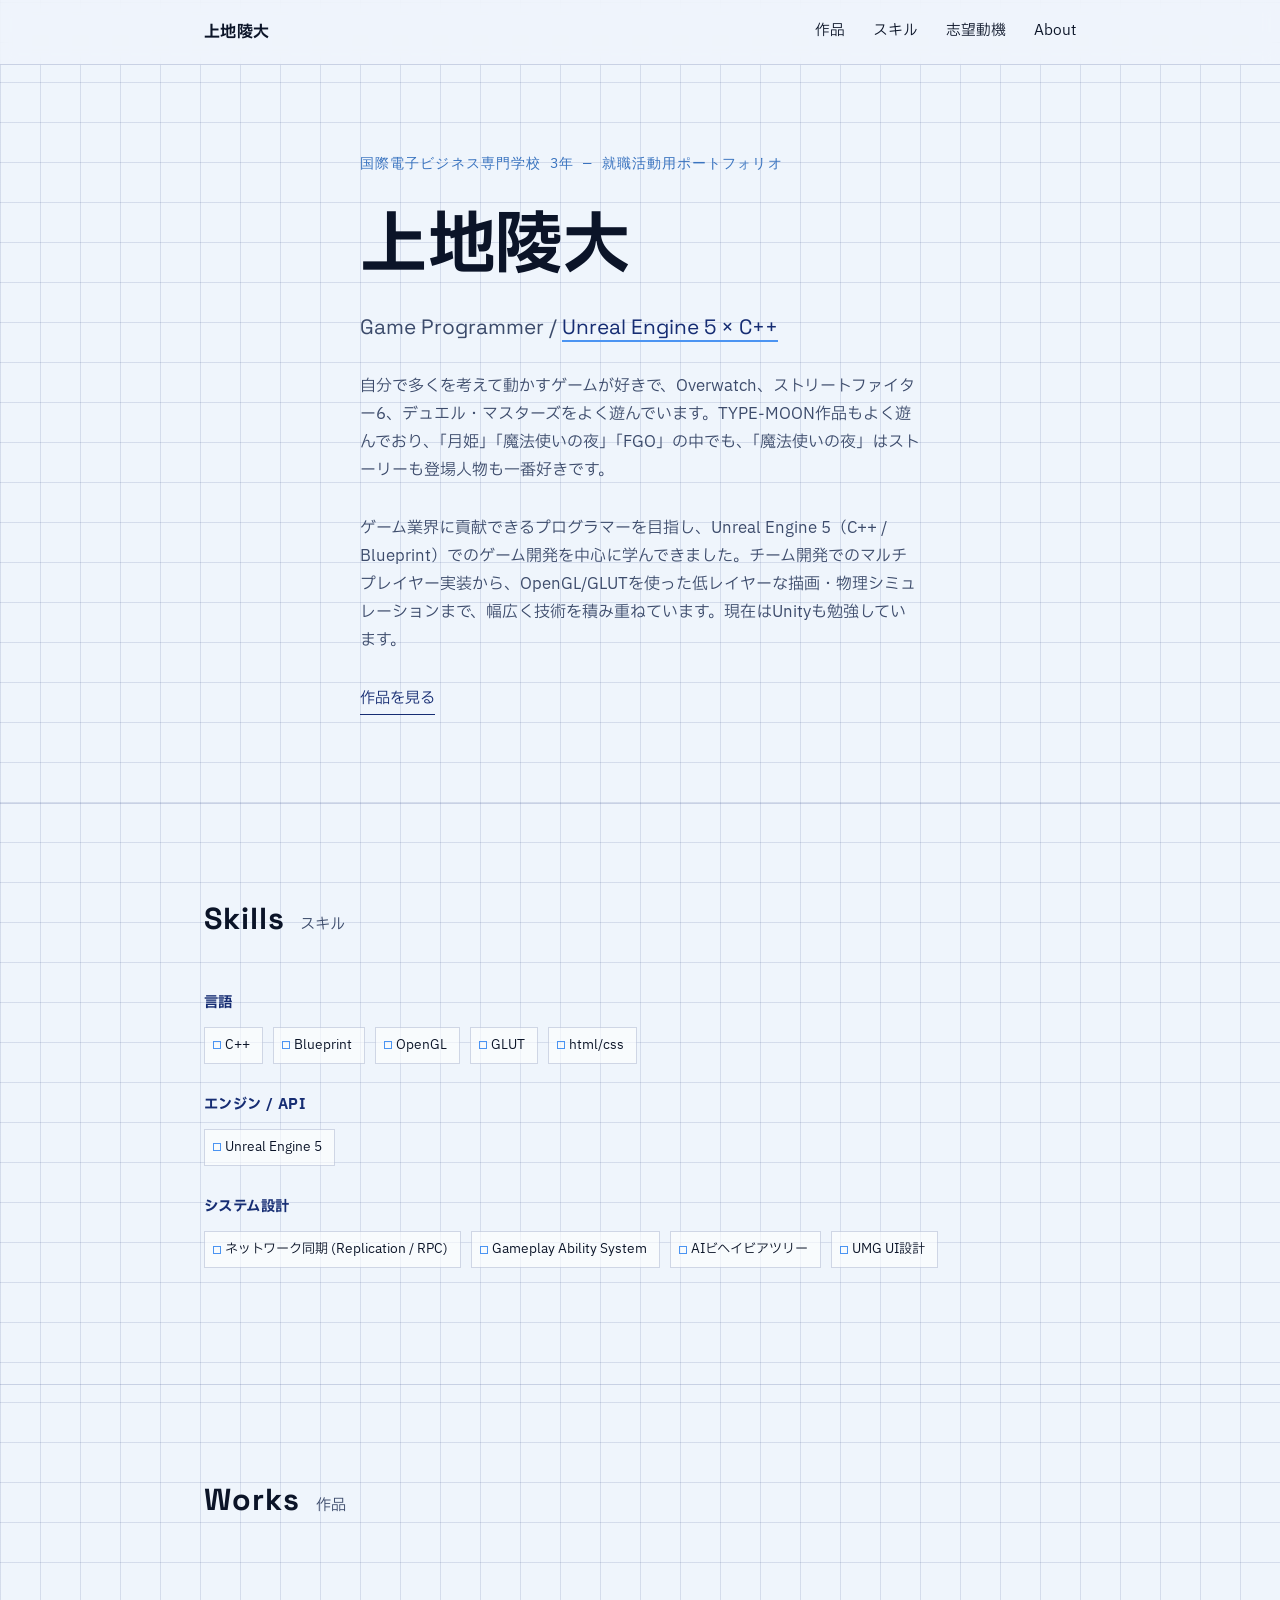
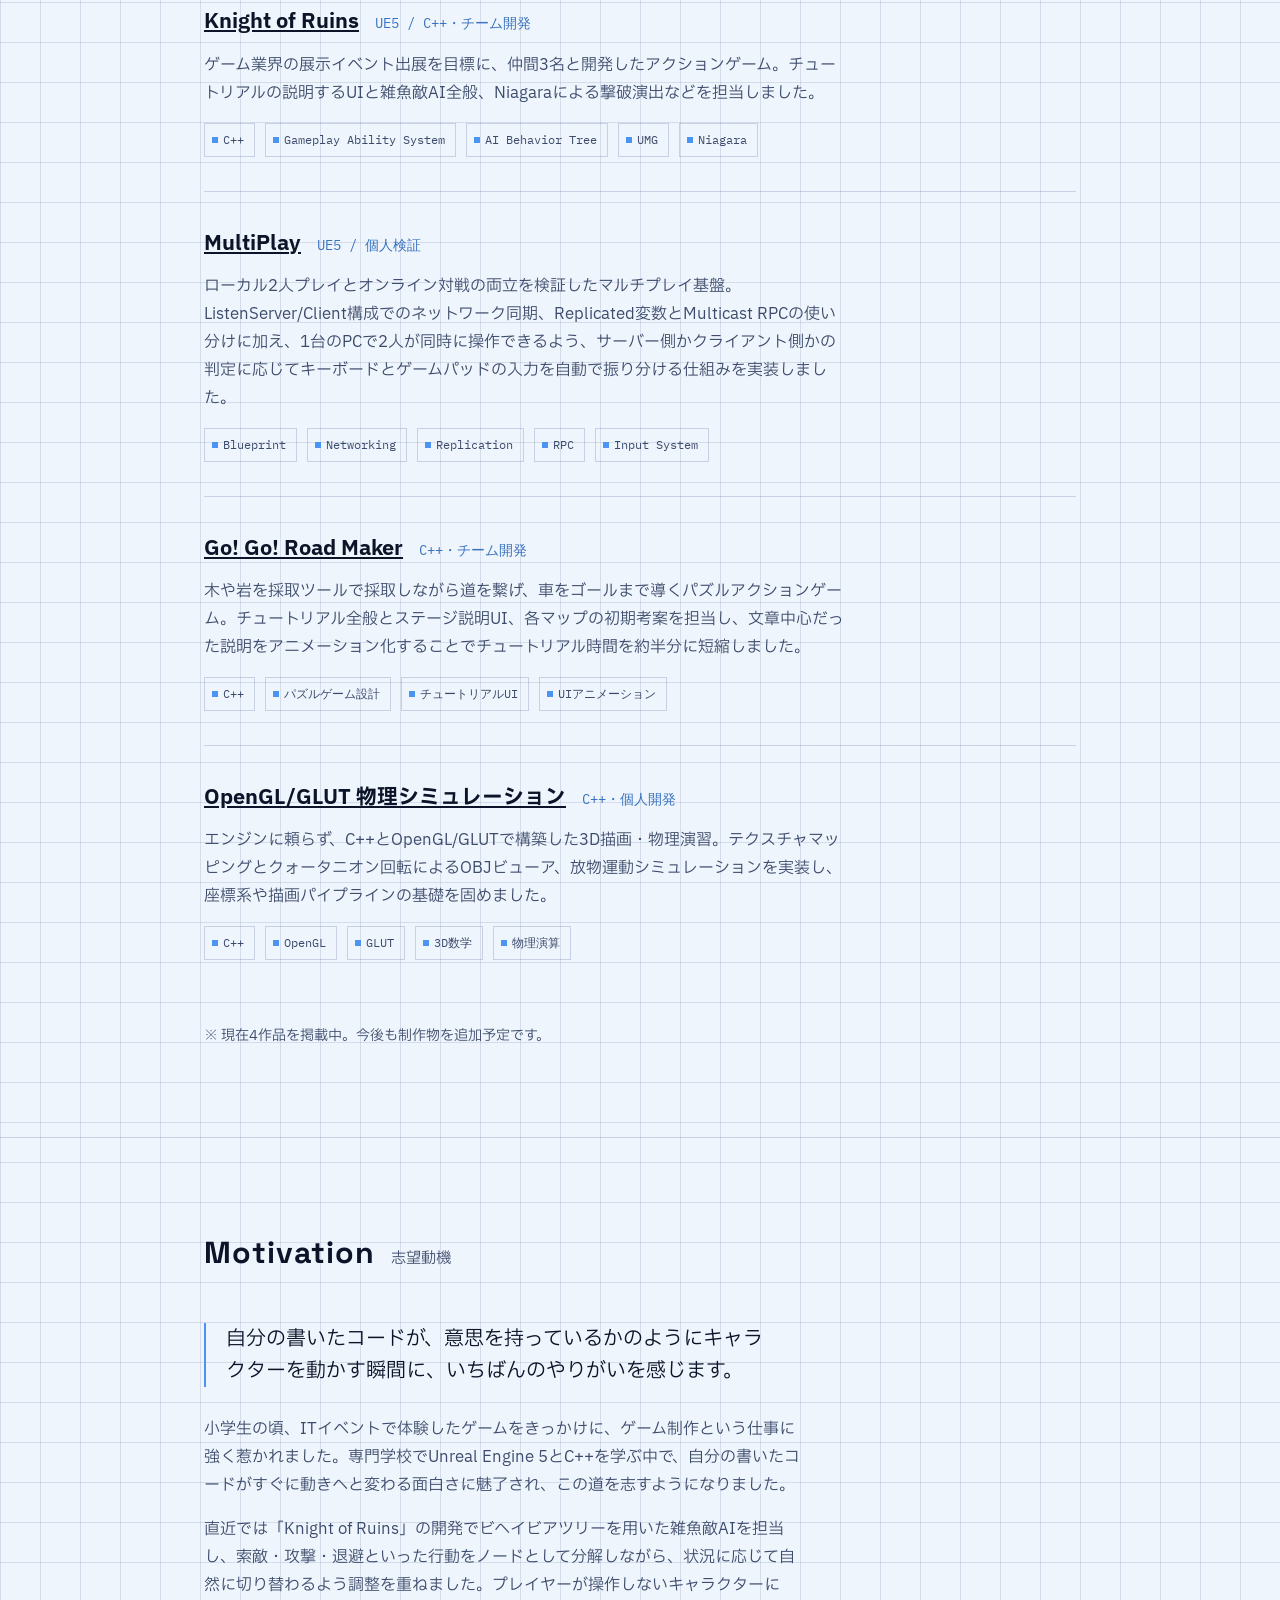
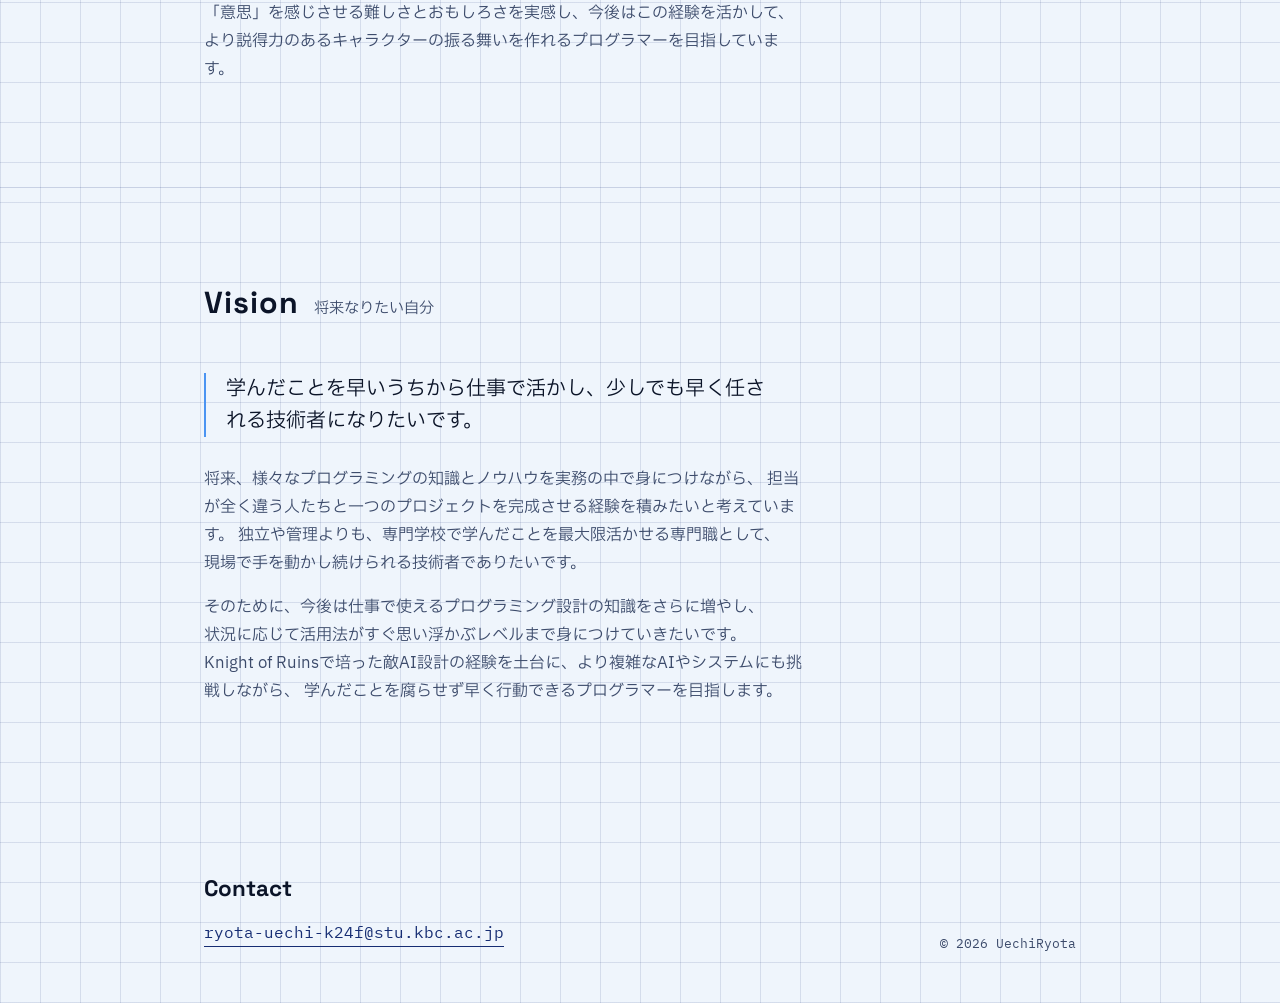
<file: index.html>
<!DOCTYPE html>
<html lang="ja">
  <head>
    <meta charset="UTF-8">
    <meta name="viewport" content="width=device-width, initial-scale=1, viewport-fit=cover">
    <title>Hijiki — Game Programmer Portfolio</title>
    <link rel="preconnect" href="https://fonts.googleapis.com">
    <link rel="preconnect" href="https://fonts.gstatic.com" crossorigin>
    <link
      href="https://fonts.googleapis.com/css2?family=Space+Grotesk:wght@500;700&family=IBM+Plex+Sans+JP:wght@400;500;700&family=IBM+Plex+Mono:wght@400;500&display=swap"
      rel="stylesheet">
    <link rel="stylesheet" href="UechiRyota_Portfolio/css/Work_01.css">
  </head>
  <body>
    <header>
      <div class="wrap">
        <span class="mark disp">上地陵大</span>
        <nav>
          <a href="#works">作品</a>
          <a href="#skills">スキル</a>
          <a href="#motivation">志望動機</a>
          <a href="#about">About</a>
        </nav>
      </div>
    </header>
    <main>
      <section class="hero">
        <div class="wrap">
          <p class="eyebrow disp mono">国際電子ビジネス専門学校 3年 — 就職活動用ポートフォリオ</p>
          <h1 class="disp">上地陵大</h1>
          <p class="role disp">Game Programmer / <em>Unreal Engine 5 × C++</em></p>
                  <p class="pitch">自分で多くを考えて動かすゲームが好きで、Overwatch、ストリートファイター6、デュエル・マスターズをよく遊んでいます。TYPE-MOON作品もよく遊んでおり、「月姫」「魔法使いの夜」「FGO」の中でも、「魔法使いの夜」はストーリーも登場人物も一番好きです。</p>
          <p class="pitch">ゲーム業界に貢献できるプログラマーを目指し、Unreal Engine 5（C++ / Blueprint）でのゲーム開発を中心に学んできました。チーム開発でのマルチプレイヤー実装から、OpenGL/GLUTを使った低レイヤーな描画・物理シミュレーションまで、幅広く技術を積み重ねています。現在はUnityも勉強しています。</p>
          <a class="goto" href="#works">作品を見る</a>
        </div>
      </section>
      <section id="skills">
        <div class="wrap">
          <div class="sec-head">
            <h2 class="disp">Skills</h2>
            <span>スキル</span>
          </div>
          <div class="skill-group">
            <h3>言語</h3>
            <ul>
              <li>C++</li>
              <li>Blueprint</li>
              <li>OpenGL</li>
              <li>GLUT</li>
              <li>html/css</li>
            </ul>
          </div>
          <div class="skill-group">
            <h3>エンジン / API</h3>
            <ul>
              <li>Unreal Engine 5</li>
            </ul>
          </div>
          <div class="skill-group">
            <h3>システム設計</h3>
            <ul>
              <li>ネットワーク同期 (Replication / RPC)</li>
              <li>Gameplay Ability System</li>
              <li>AIビヘイビアツリー</li>
              <li>UMG UI設計</li>
            </ul>
          </div>
        </div>
      </section>
      <section id="works">
        <div class="wrap">
          <div class="sec-head">
            <h2 class="disp">Works</h2>
            <span>作品</span>
          </div>
          <article class="work">
            <div class="work-head">
              <h3 class="work-title">
                <a class="goto has-preview" href="UechiRyota_Portfolio/Portfolio/UechiRyota_Knight-of-Ruins_Portfolio/site/work_01.html">
                  Knight of Ruins <img class="preview-img" src="UechiRyota_Portfolio/images/work_01/KnightoFRuins.png" alt="">
                </a>
              </h3>
              <span class="work-role mono">UE5 / C++・チーム開発</span>
            </div>
            <p class="work-desc">
              ゲーム業界の展示イベント出展を目標に、仲間3名と開発したアクションゲーム。チュートリアルの説明するUIと雑魚敵AI全般、Niagaraによる撃破演出などを担当しました。</p>
            <ul class="tags mono">
              <li>C++</li>
              <li>Gameplay Ability System</li>
              <li>AI Behavior Tree</li>
              <li>UMG</li>
              <li>Niagara</li>
            </ul>
          </article>
          <article class="work">
            <div class="work-head">
              <h3 class="work-title">
                <a class="goto has-preview" href="UechiRyota_Portfolio/Portfolio/MultiPlay/site/work_01.html">
                  MultiPlay <img class="preview-img" src="UechiRyota_Portfolio/images/work_01/MultiPlay.png" alt="">
                </a>
              </h3>
              <span class="work-role mono">UE5 / 個人検証</span>
            </div>
          <p class="work-desc"> ローカル2人プレイとオンライン対戦の両立を検証したマルチプレイ基盤。ListenServer/Client構成でのネットワーク同期、Replicated変数とMulticast
            RPCの使い分けに加え、1台のPCで2人が同時に操作できるよう、サーバー側かクライアント側かの判定に応じてキーボードとゲームパッドの入力を自動で振り分ける仕組みを実装しました。</p>
            <ul class="tags mono">
              <li>Blueprint</li>
              <li>Networking</li>
              <li>Replication</li>
              <li>RPC</li>
              <li>Input System</li>
            </ul>
          </article>
          <article class="work">
            <div class="work-head">
              <h3 class="work-title">
                <a class="goto has-preview" href="UechiRyota_Portfolio/Portfolio/Uechi Ryota_GoGoRoadMaker_Portfolio/Uechi Ryota_Portfolio/site/work_01.html">
                  Go! Go! Road Maker <img class="preview-img" src="UechiRyota_Portfolio/images/work_01/InGame_image.png" alt="">
                </a>
              </h3>
              <span class="work-role mono">C++・チーム開発</span>
            </div>
            <p class="work-desc">
              木や岩を採取ツールで採取しながら道を繋げ、車をゴールまで導くパズルアクションゲーム。チュートリアル全般とステージ説明UI、各マップの初期考案を担当し、文章中心だった説明をアニメーション化することでチュートリアル時間を約半分に短縮しました。</p>
            <ul class="tags mono">
              <li>C++</li>
              <li>パズルゲーム設計</li>
              <li>チュートリアルUI</li>
              <li>UIアニメーション</li>
            </ul>
          </article>
          <article class="work">
            <div class="work-head">
              <h3 class="work-title">
                <a class="goto has-preview" href="UechiRyota_Portfolio/Portfolio/OpenGL/site/work_01.html">
                  OpenGL/GLUT 物理シミュレーション <img class="preview-img" src="UechiRyota_Portfolio/images/work_01/op_dice.png" alt="">
                </a>
              </h3>
              <span class="work-role mono">C++・個人開発</span>
            </div>
            <p class="work-desc">
              エンジンに頼らず、C++とOpenGL/GLUTで構築した3D描画・物理演習。テクスチャマッピングとクォータニオン回転によるOBJビューア、放物運動シミュレーションを実装し、座標系や描画パイプラインの基礎を固めました。
            </p>
            <ul class="tags mono">
              <li>C++</li>
              <li>OpenGL</li>
              <li>GLUT</li>
              <li>3D数学</li>
              <li>物理演算</li>
            </ul>
          </article>
          <p class="note">※ 現在4作品を掲載中。今後も制作物を追加予定です。</p>
        </div>
      </section>
      <section id="motivation">
        <div class="wrap motivation">
          <div class="sec-head">
            <h2 class="disp">Motivation</h2>
            <span>志望動機</span>
          </div>
          <p class="lead">自分の書いたコードが、意思を持っているかのようにキャラクターを動かす瞬間に、いちばんのやりがいを感じます。</p>
          <p>
            小学生の頃、ITイベントで体験したゲームをきっかけに、ゲーム制作という仕事に強く惹かれました。専門学校でUnreal
            Engine 5とC++を学ぶ中で、自分の書いたコードがすぐに動きへと変わる面白さに魅了され、この道を志すようになりました。
          </p>
          <p>
            直近では「Knight of Ruins」の開発でビヘイビアツリーを用いた雑魚敵AIを担当し、索敵・攻撃・退避といった行動をノードとして分解しながら、状況に応じて自然に切り替わるよう調整を重ねました。プレイヤーが操作しないキャラクターに「意思」を感じさせる難しさとおもしろさを実感し、今後はこの経験を活かして、より説得力のあるキャラクターの振る舞いを作れるプログラマーを目指しています。
          </p>
        </div>
      </section>
     <section id="vision">
  <div class="wrap motivation">
    <div class="sec-head">
      <h2 class="disp">Vision</h2>
      <span>将来なりたい自分</span>
    </div>
    <p class="lead">学んだことを早いうちから仕事で活かし、少しでも早く任される技術者になりたいです。</p>
    <p>
      将来、様々なプログラミングの知識とノウハウを実務の中で身につけながら、
      担当が全く違う人たちと一つのプロジェクトを完成させる経験を積みたいと考えています。
      独立や管理よりも、専門学校で学んだことを最大限活かせる専門職として、
      <br>現場で手を動かし続けられる技術者でありたいです。
    </p>
    <p>
      そのために、今後は仕事で使えるプログラミング設計の知識をさらに増やし、
      <br>状況に応じて活用法がすぐ思い浮かぶレベルまで身につけていきたいです。
      <br>Knight of Ruinsで培った敵AI設計の経験を土台に、より複雑なAIやシステムにも挑戦しながら、
      学んだことを腐らせず早く行動できるプログラマーを目指します。
    </p>
  </div>
</section>
    </main>
    <footer>
      <div class="wrap">
        <div>
          <h2 class="disp">Contact</h2>
          <a class="contact-link mono" href="mailto:ryota-uechi-k24f@stu.kbc.ac.jp">ryota-uechi-k24f@stu.kbc.ac.jp</a>
        </div>
        <p class="copy mono">© 2026 UechiRyota</p>
      </div>
    </footer>
  </body>
</html>
</file>
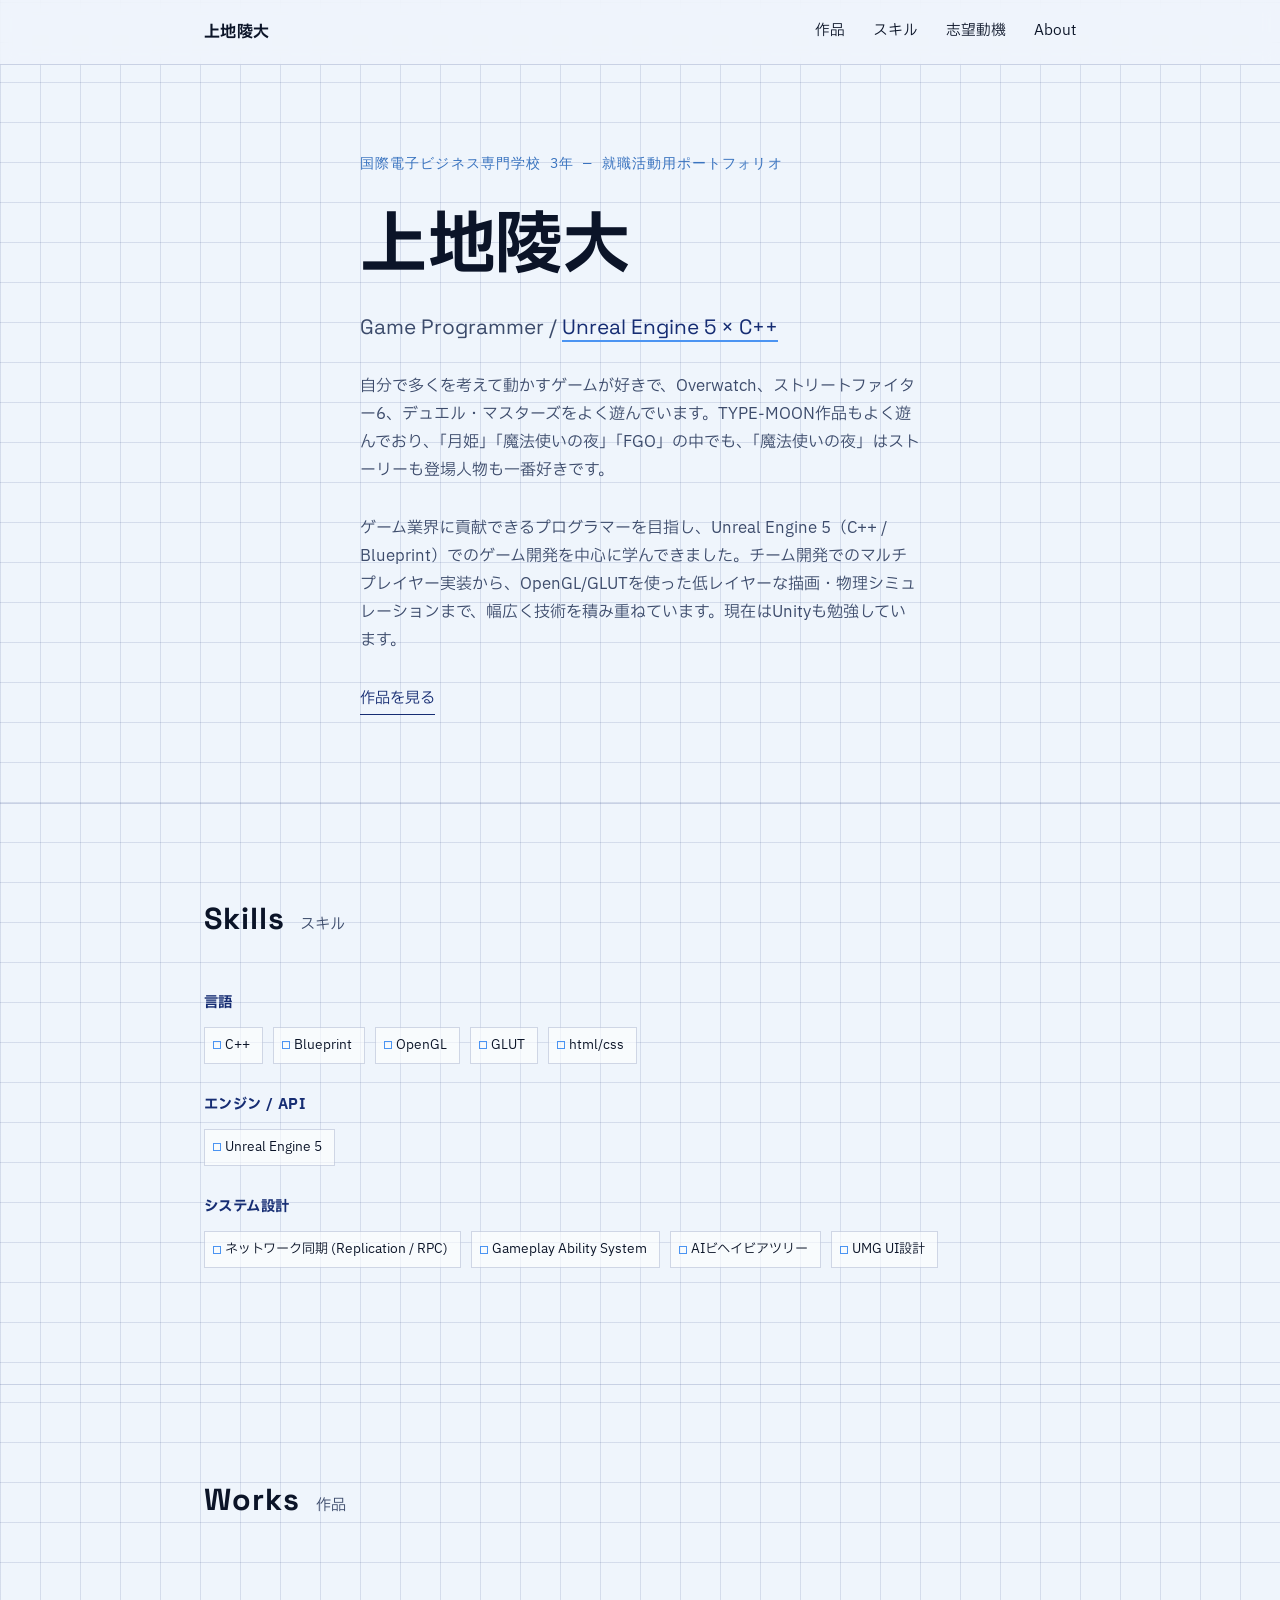
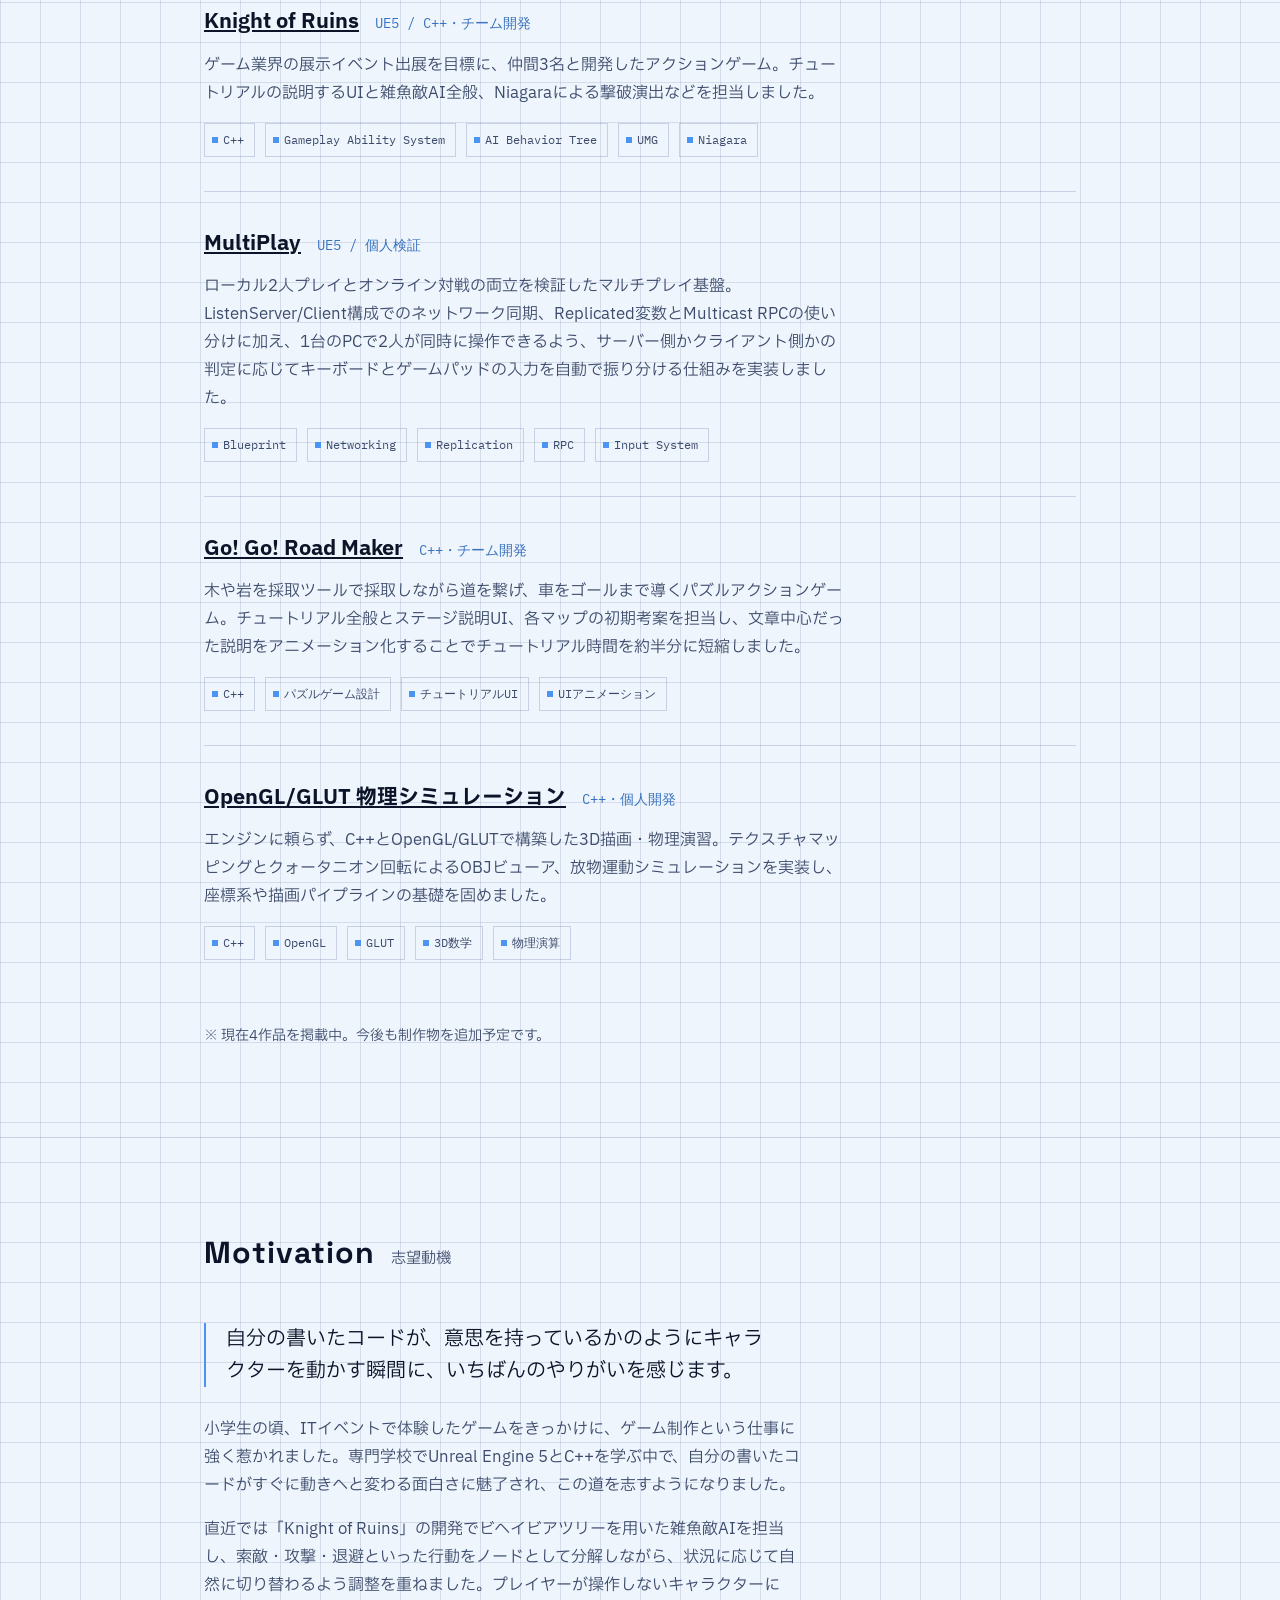
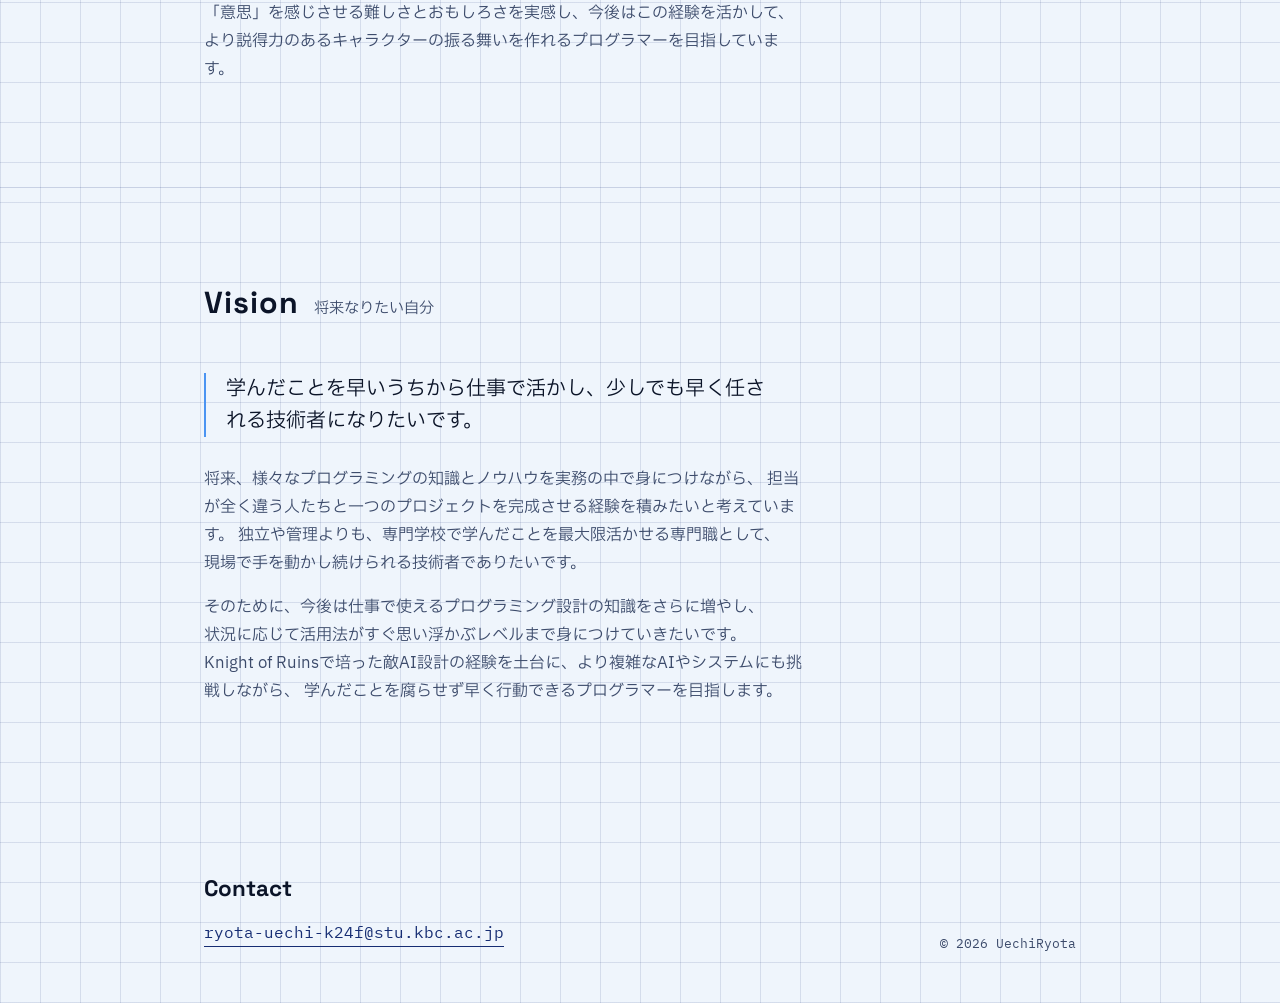
<file: UechiRyota_Portfolio/index.html>
<!DOCTYPE html>
<html lang="ja">
  <head>
    <meta charset="UTF-8">
    <meta name="viewport" content="width=device-width, initial-scale=1, viewport-fit=cover">
    <title>Hijiki — Game Programmer Portfolio</title>
    <link rel="preconnect" href="https://fonts.googleapis.com">
    <link rel="preconnect" href="https://fonts.gstatic.com" crossorigin>
    <link
      href="https://fonts.googleapis.com/css2?family=Space+Grotesk:wght@500;700&family=IBM+Plex+Sans+JP:wght@400;500;700&family=IBM+Plex+Mono:wght@400;500&display=swap"
      rel="stylesheet">
    <link rel="stylesheet" href="css/Work_01.css">
  </head>
  <body>
    <header>
      <div class="wrap">
        <span class="mark disp">上地陵大</span>
        <nav>
          <a href="#works">作品</a>
          <a href="#skills">スキル</a>
          <a href="#motivation">志望動機</a>
          <a href="#about">About</a>
        </nav>
      </div>
    </header>
    <main>
      <section class="hero">
        <div class="wrap">
          <p class="eyebrow disp mono">国際電子ビジネス専門学校 3年 — 就職活動用ポートフォリオ</p>
          <h1 class="disp">上地陵大</h1>
          <p class="role disp">Game Programmer / <em>Unreal Engine 5 × C++</em></p>
                  <p class="pitch">自分で多くを考えて動かすゲームが好きで、Overwatch、ストリートファイター6、デュエル・マスターズをよく遊んでいます。TYPE-MOON作品もよく遊んでおり、「月姫」「魔法使いの夜」「FGO」の中でも、「魔法使いの夜」はストーリーも登場人物も一番好きです。</p>
          <p class="pitch">ゲーム業界に貢献できるプログラマーを目指し、Unreal Engine 5（C++ / Blueprint）でのゲーム開発を中心に学んできました。チーム開発でのマルチプレイヤー実装から、OpenGL/GLUTを使った低レイヤーな描画・物理シミュレーションまで、幅広く技術を積み重ねています。現在はUnityも勉強しています。</p>
          <a class="goto" href="#works">作品を見る</a>
        </div>
      </section>
      <section id="skills">
        <div class="wrap">
          <div class="sec-head">
            <h2 class="disp">Skills</h2>
            <span>スキル</span>
          </div>
          <div class="skill-group">
            <h3>言語</h3>
            <ul>
              <li>C++</li>
              <li>Blueprint</li>
              <li>OpenGL</li>
              <li>GLUT</li>
              <li>html/css</li>
            </ul>
          </div>
          <div class="skill-group">
            <h3>エンジン / API</h3>
            <ul>
              <li>Unreal Engine 5</li>
            </ul>
          </div>
          <div class="skill-group">
            <h3>システム設計</h3>
            <ul>
              <li>ネットワーク同期 (Replication / RPC)</li>
              <li>Gameplay Ability System</li>
              <li>AIビヘイビアツリー</li>
              <li>UMG UI設計</li>
            </ul>
          </div>
        </div>
      </section>
      <section id="works">
        <div class="wrap">
          <div class="sec-head">
            <h2 class="disp">Works</h2>
            <span>作品</span>
          </div>
          <article class="work">
            <div class="work-head">
              <h3 class="work-title">
                <a class="goto has-preview" href="Portfolio/UechiRyota_Knight-of-Ruins_Portfolio/site/work_01.html">
                  Knight of Ruins <img class="preview-img" src="images/work_01/KnightoFRuins.png" alt="">
                </a>
              </h3>
              <span class="work-role mono">UE5 / C++・チーム開発</span>
            </div>
            <p class="work-desc">
              ゲーム業界の展示イベント出展を目標に、仲間3名と開発したアクションゲーム。チュートリアルの説明するUIと雑魚敵AI全般、Niagaraによる撃破演出などを担当しました。</p>
            <ul class="tags mono">
              <li>C++</li>
              <li>Gameplay Ability System</li>
              <li>AI Behavior Tree</li>
              <li>UMG</li>
              <li>Niagara</li>
            </ul>
          </article>
          <article class="work">
            <div class="work-head">
              <h3 class="work-title">
                <a class="goto has-preview" href="Portfolio/MultiPlay/site/work_01.html">
                  MultiPlay <img class="preview-img" src="images/work_01/MultiPlay.png" alt="">
                </a>
              </h3>
              <span class="work-role mono">UE5 / 個人検証</span>
            </div>
          <p class="work-desc"> ローカル2人プレイとオンライン対戦の両立を検証したマルチプレイ基盤。ListenServer/Client構成でのネットワーク同期、Replicated変数とMulticast
            RPCの使い分けに加え、1台のPCで2人が同時に操作できるよう、サーバー側かクライアント側かの判定に応じてキーボードとゲームパッドの入力を自動で振り分ける仕組みを実装しました。</p>
            <ul class="tags mono">
              <li>Blueprint</li>
              <li>Networking</li>
              <li>Replication</li>
              <li>RPC</li>
              <li>Input System</li>
            </ul>
          </article>
          <article class="work">
            <div class="work-head">
              <h3 class="work-title">
                <a class="goto has-preview" href="Portfolio/Uechi Ryota_GoGoRoadMaker_Portfolio/Uechi Ryota_Portfolio/site/work_01.html">
                  Go! Go! Road Maker <img class="preview-img" src="images/work_01/InGame_image.png" alt="">
                </a>
              </h3>
              <span class="work-role mono">C++・チーム開発</span>
            </div>
            <p class="work-desc">
              木や岩を採取ツールで採取しながら道を繋げ、車をゴールまで導くパズルアクションゲーム。チュートリアル全般とステージ説明UI、各マップの初期考案を担当し、文章中心だった説明をアニメーション化することでチュートリアル時間を約半分に短縮しました。</p>
            <ul class="tags mono">
              <li>C++</li>
              <li>パズルゲーム設計</li>
              <li>チュートリアルUI</li>
              <li>UIアニメーション</li>
            </ul>
          </article>
          <article class="work">
            <div class="work-head">
              <h3 class="work-title">
                <a class="goto has-preview" href="Portfolio/OpenGL/site/work_01.html">
                  OpenGL/GLUT 物理シミュレーション <img class="preview-img" src="images/work_01/op_dice.png" alt="">
                </a>
              </h3>
              <span class="work-role mono">C++・個人開発</span>
            </div>
            <p class="work-desc">
              エンジンに頼らず、C++とOpenGL/GLUTで構築した3D描画・物理演習。テクスチャマッピングとクォータニオン回転によるOBJビューア、放物運動シミュレーションを実装し、座標系や描画パイプラインの基礎を固めました。
            </p>
            <ul class="tags mono">
              <li>C++</li>
              <li>OpenGL</li>
              <li>GLUT</li>
              <li>3D数学</li>
              <li>物理演算</li>
            </ul>
          </article>
          <p class="note">※ 現在4作品を掲載中。今後も制作物を追加予定です。</p>
        </div>
      </section>
      <section id="motivation">
        <div class="wrap motivation">
          <div class="sec-head">
            <h2 class="disp">Motivation</h2>
            <span>志望動機</span>
          </div>
          <p class="lead">自分の書いたコードが、意思を持っているかのようにキャラクターを動かす瞬間に、いちばんのやりがいを感じます。</p>
          <p>
            小学生の頃、ITイベントで体験したゲームをきっかけに、ゲーム制作という仕事に強く惹かれました。専門学校でUnreal
            Engine 5とC++を学ぶ中で、自分の書いたコードがすぐに動きへと変わる面白さに魅了され、この道を志すようになりました。
          </p>
          <p>
            直近では「Knight of Ruins」の開発でビヘイビアツリーを用いた雑魚敵AIを担当し、索敵・攻撃・退避といった行動をノードとして分解しながら、状況に応じて自然に切り替わるよう調整を重ねました。プレイヤーが操作しないキャラクターに「意思」を感じさせる難しさとおもしろさを実感し、今後はこの経験を活かして、より説得力のあるキャラクターの振る舞いを作れるプログラマーを目指しています。
          </p>
        </div>
      </section>
     <section id="vision">
  <div class="wrap motivation">
    <div class="sec-head">
      <h2 class="disp">Vision</h2>
      <span>将来なりたい自分</span>
    </div>
    <p class="lead">学んだことを早いうちから仕事で活かし、少しでも早く任される技術者になりたいです。</p>
    <p>
      将来、様々なプログラミングの知識とノウハウを実務の中で身につけながら、
      担当が全く違う人たちと一つのプロジェクトを完成させる経験を積みたいと考えています。
      独立や管理よりも、専門学校で学んだことを最大限活かせる専門職として、
      <br>現場で手を動かし続けられる技術者でありたいです。
    </p>
    <p>
      そのために、今後は仕事で使えるプログラミング設計の知識をさらに増やし、
      <br>状況に応じて活用法がすぐ思い浮かぶレベルまで身につけていきたいです。
      <br>Knight of Ruinsで培った敵AI設計の経験を土台に、より複雑なAIやシステムにも挑戦しながら、
      学んだことを腐らせず早く行動できるプログラマーを目指します。
    </p>
  </div>
</section>
    </main>
    <footer>
      <div class="wrap">
        <div>
          <h2 class="disp">Contact</h2>
          <a class="contact-link mono" href="mailto:ryota-uechi-k24f@stu.kbc.ac.jp">ryota-uechi-k24f@stu.kbc.ac.jp</a>
        </div>
        <p class="copy mono">© 2026 UechiRyota</p>
      </div>
    </footer>
  </body>
</html>
</file>
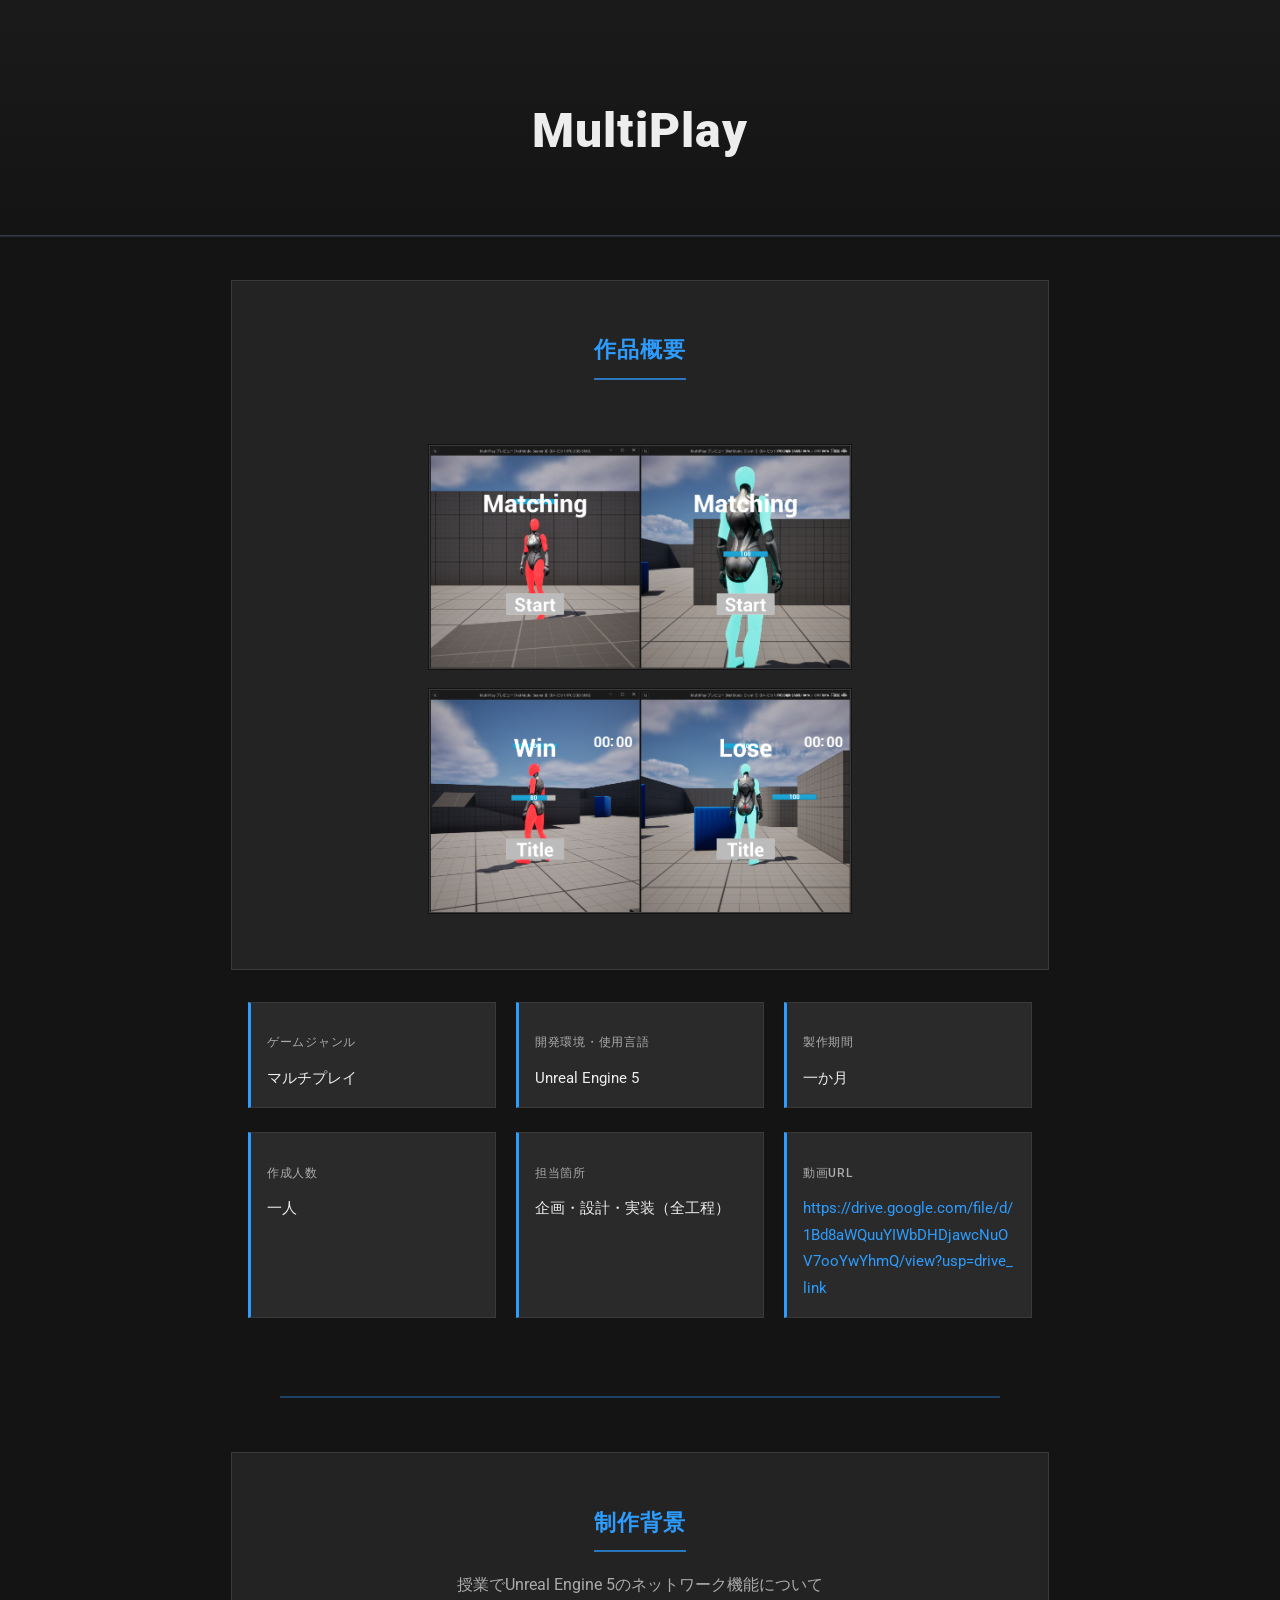
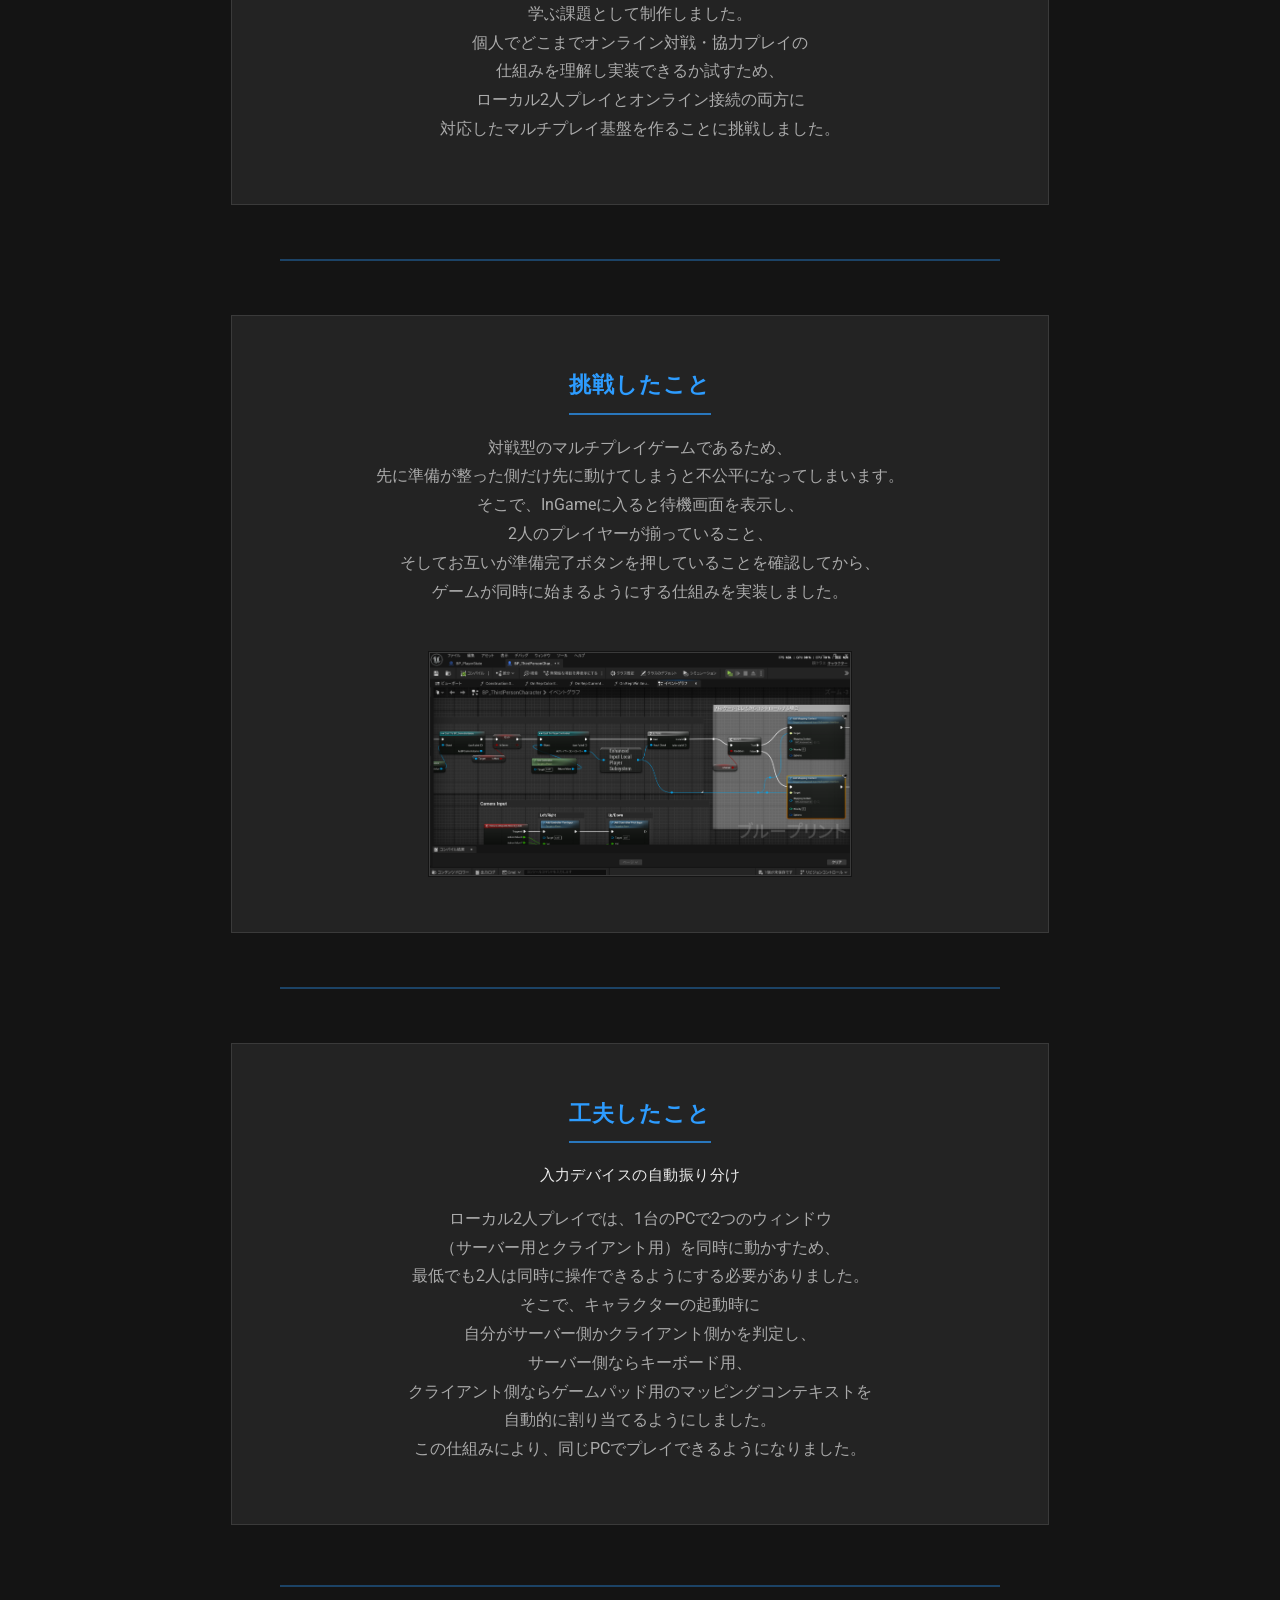
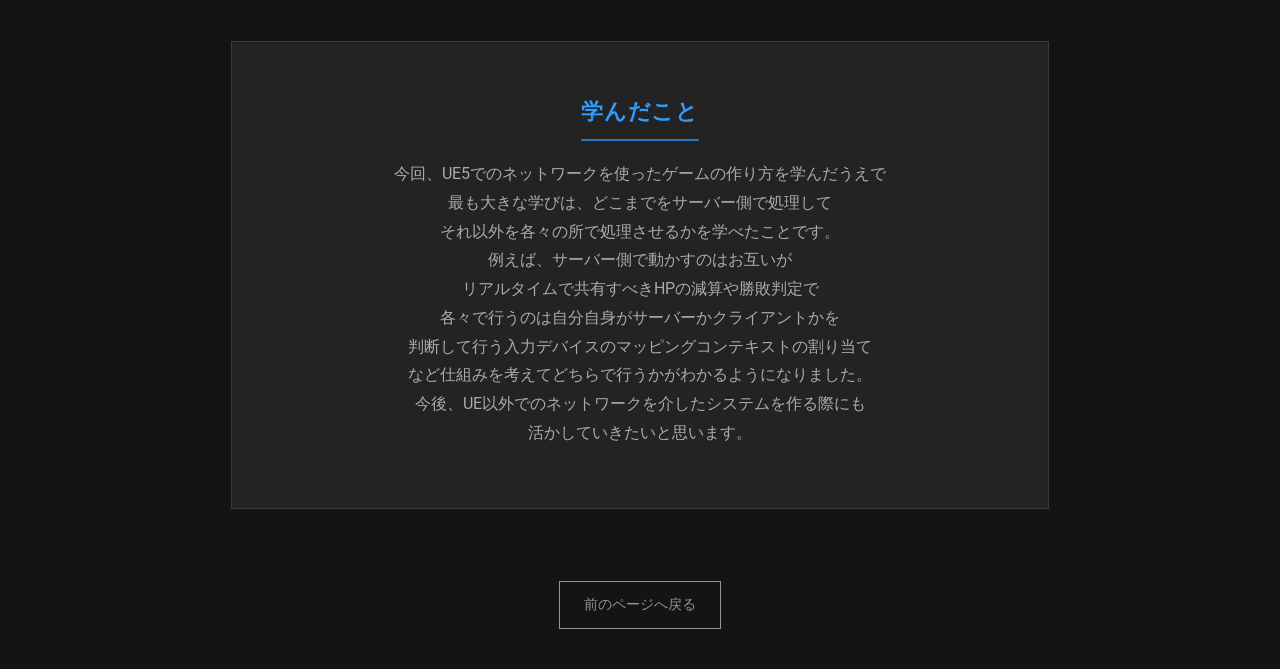
<file: UechiRyota_Portfolio/Portfolio/MultiPlay/site/work_01.html>
<!DOCTYPE html>
<html lang="ja">
    <head>
        <meta charset="UTF-8">
        <title>MultiPlay</title>
        <link rel="stylesheet" href="../css/Work_01.css">
    </head>
    <body>
        <div class="top">
            <h1> MultiPlay </h1>
        </div>
        <div class="overview">
            <h2> 作品概要 </h2>
            <p></p>
            <div class="image_margin">
                <img src="../images/work_01/MultiPlay_Matching1.png" class="TitleImage" alt="マッチング画面（クライアント視点）">
                <img src="../images/work_01/MultiPlay_Matching2.png" class="InGameImage" alt="マッチング画面（エディタ/サーバー視点）">
            </div>
        </div>
        <div class="detail-list">
            <div class="detail">
                <h3> ゲームジャンル </h3>
                <p> マルチプレイ </p>
            </div>
            <div class="detail">
                <h3> 開発環境・使用言語 </h3>
                <p> Unreal Engine 5 </p>
            </div>
            <div class="detail">
                <h3> 製作期間 </h3>
                <p>一か月</p>
            </div>
            <div class="detail">
                <h3> 作成人数 </h3>
                <p>一人</p>
            </div>
            <div class="detail">
                <h3> 担当箇所 </h3>
                <p> 企画・設計・実装（全工程）</p>
            </div>
            <div class="detail">
                <h3> 動画URL </h3>
                <p><a
                        href="https://drive.google.com/file/d/1Bd8aWQuuYIWbDHDjawcNuOV7ooYwYhmQ/view?usp=drive_link">https://drive.google.com/file/d/1Bd8aWQuuYIWbDHDjawcNuOV7ooYwYhmQ/view?usp=drive_link</a>
                </p>
            </div>
        </div>
        <hr>
        <div class="reason">
            <h2> 制作背景 </h2>
            <p>授業でUnreal Engine 5のネットワーク機能について
                <br>学ぶ課題として制作しました。
                <br>個人でどこまでオンライン対戦・協力プレイの
                <br>仕組みを理解し実装できるか試すため、
                <br>ローカル2人プレイとオンライン接続の両方に
                <br>対応したマルチプレイ基盤を作ることに挑戦しました。</p>
        </div>
        <hr>
        <div class="try">
            <h2> 挑戦したこと </h2>
            <p> 対戦型のマルチプレイゲームであるため、
                <br>先に準備が整った側だけ先に動けてしまうと不公平になってしまいます。 
                <br>そこで、InGameに入ると待機画面を表示し、
                <br>2人のプレイヤーが揃っていること、
                <br>そしてお互いが準備完了ボタンを押していることを確認してから、 
                <br>ゲームが同時に始まるようにする仕組みを実装しました。 </p>
            <div class="image_margin">
                <img src="../images/work_01/ControlSystem.png" class="InGameImage" alt="入力デバイス振り分け処理のブループリント（BP_ThirdPersonCharacter イベントグラフ）">
            </div>
        </div>
        <hr>
        <div class="ingenuity">
            <h2> 工夫したこと </h2>
            <h3> 入力デバイスの自動振り分け </h3>
            <p> ローカル2人プレイでは、1台のPCで2つのウィンドウ
                <br>（サーバー用とクライアント用）を同時に動かすため、
                <br>最低でも2人は同時に操作できるようにする必要がありました。
                <br>そこで、キャラクターの起動時に
                <br>自分がサーバー側かクライアント側かを判定し、
                <br>サーバー側ならキーボード用、
                <br>クライアント側ならゲームパッド用のマッピングコンテキストを
                <br>自動的に割り当てるようにしました。
                <br>この仕組みにより、同じPCでプレイできるようになりました。
            </p>
        </div>
        <hr>
        <div class="learn">
            <h2> 学んだこと </h2>
            <p>
                今回、UE5でのネットワークを使ったゲームの作り方を学んだうえで
                <br>最も大きな学びは、どこまでをサーバー側で処理して
                <br>それ以外を各々の所で処理させるかを学べたことです。
                <br>例えば、サーバー側で動かすのはお互いが
                <br>リアルタイムで共有すべきHPの減算や勝敗判定で
                <br>各々で行うのは自分自身がサーバーかクライアントかを
                <br>判断して行う入力デバイスのマッピングコンテキストの割り当て
                <br>など仕組みを考えてどちらで行うかがわかるようになりました。
                <br>今後、UE以外でのネットワークを介したシステムを作る際にも
                <br>活かしていきたいと思います。

            </p>
        </div>

        <a href="../../../index.html" class="back-link" onclick="if (history.length > 1) { history.back(); return false; }">前のページへ戻る<br></a>
        
        <script src="../../../js/lightbox.js"></script>
    </body>
</html>
</file>
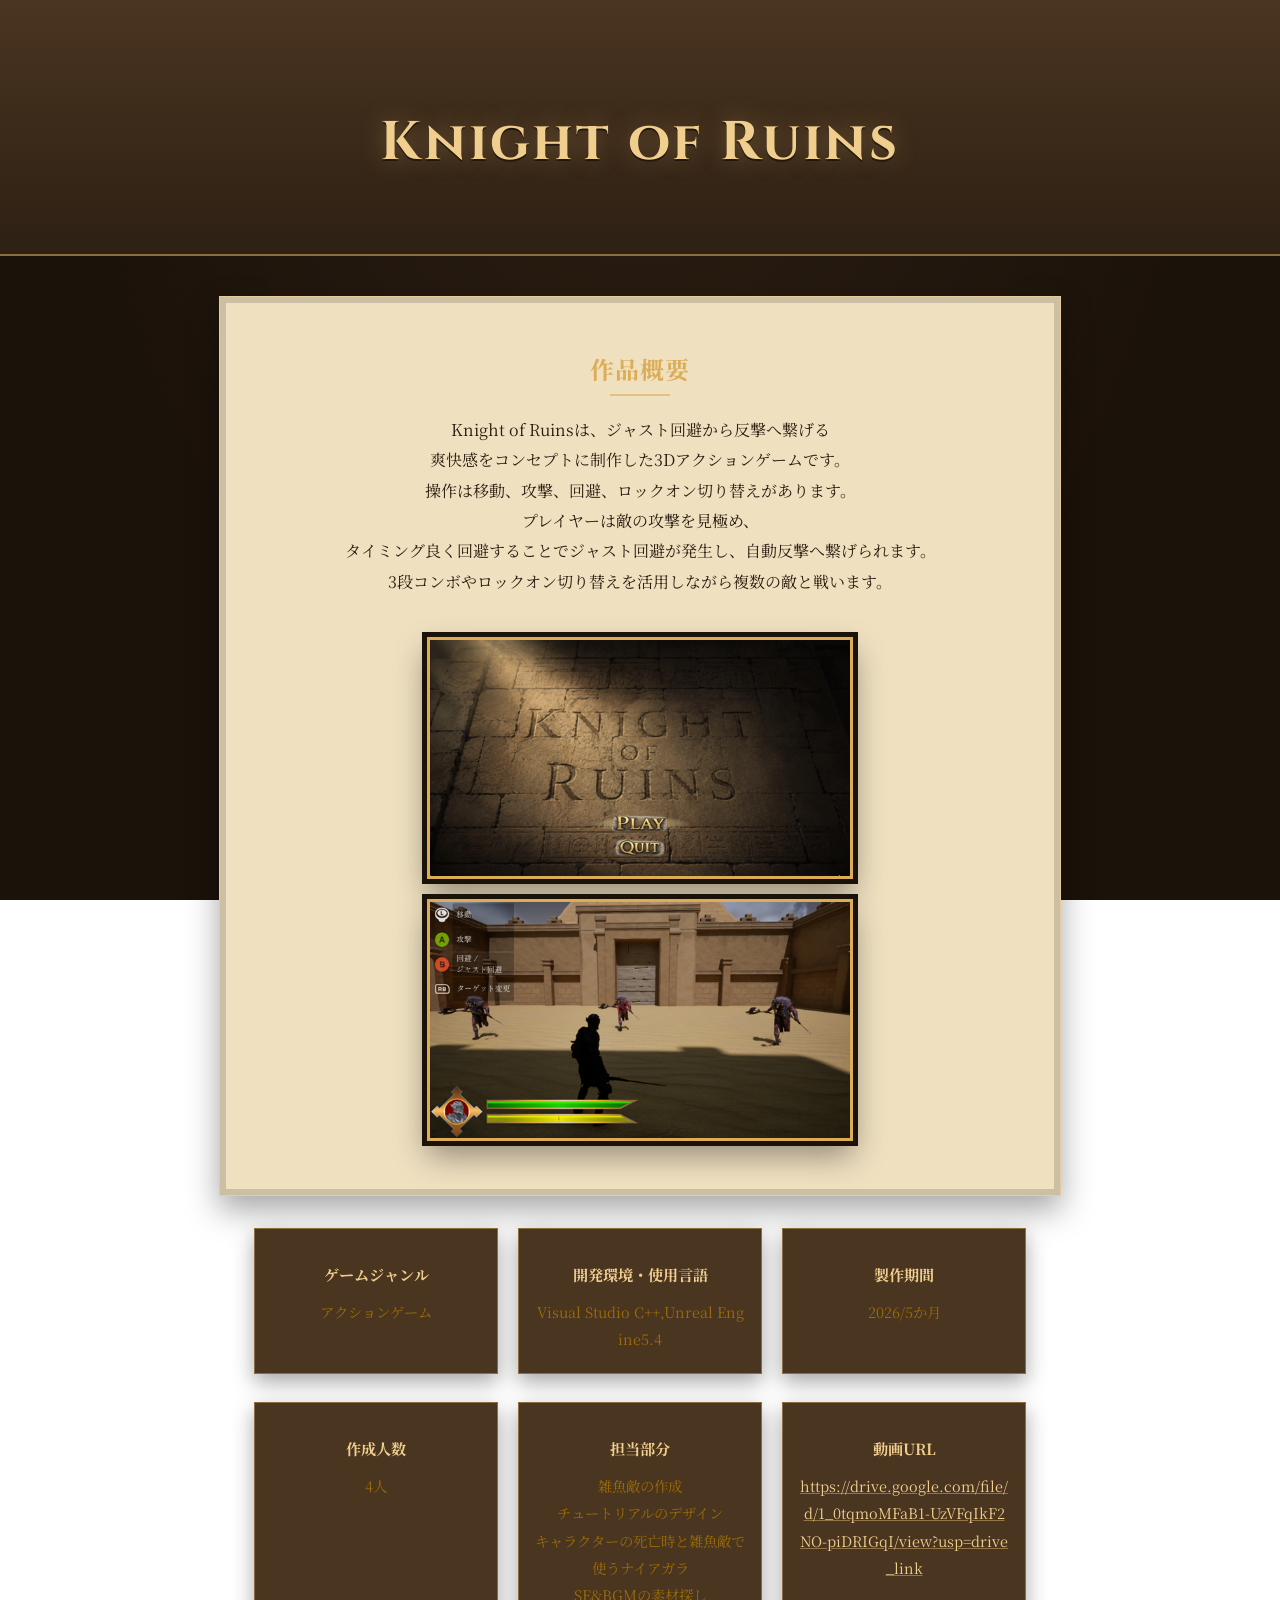
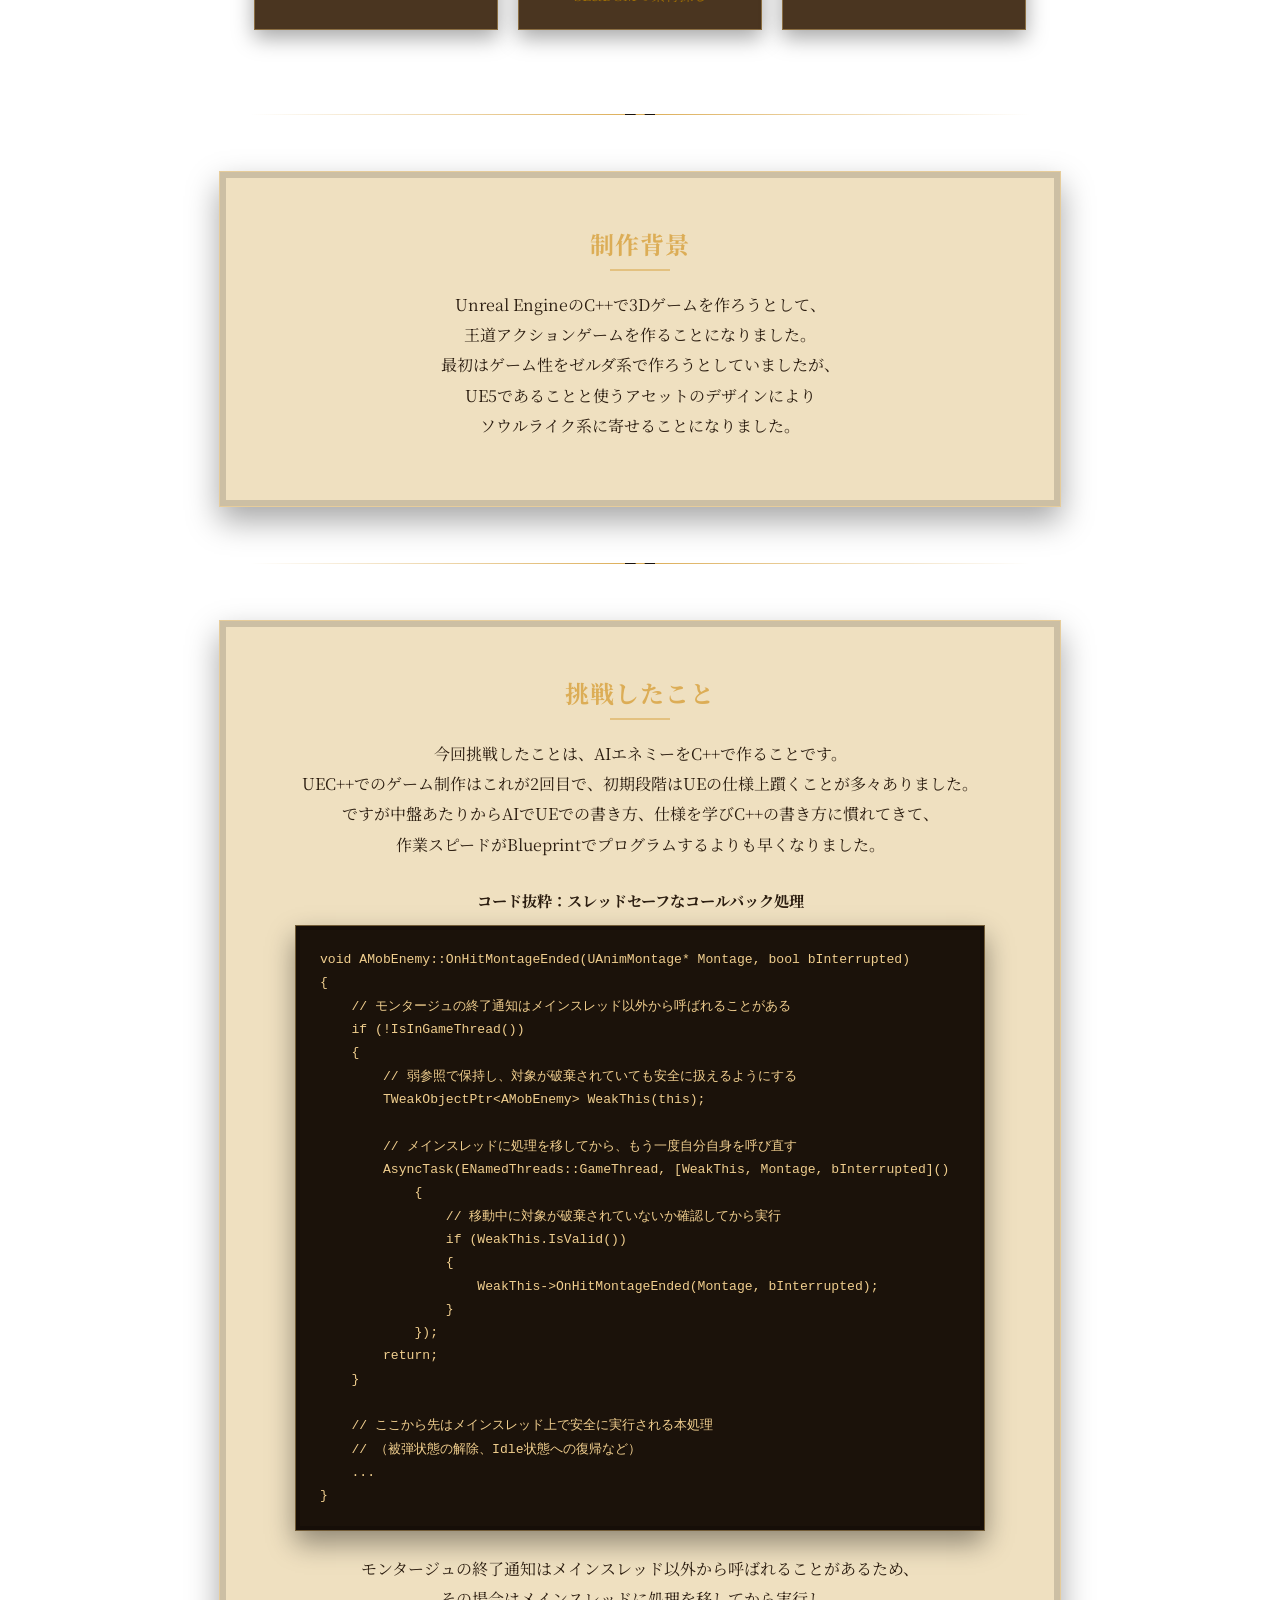
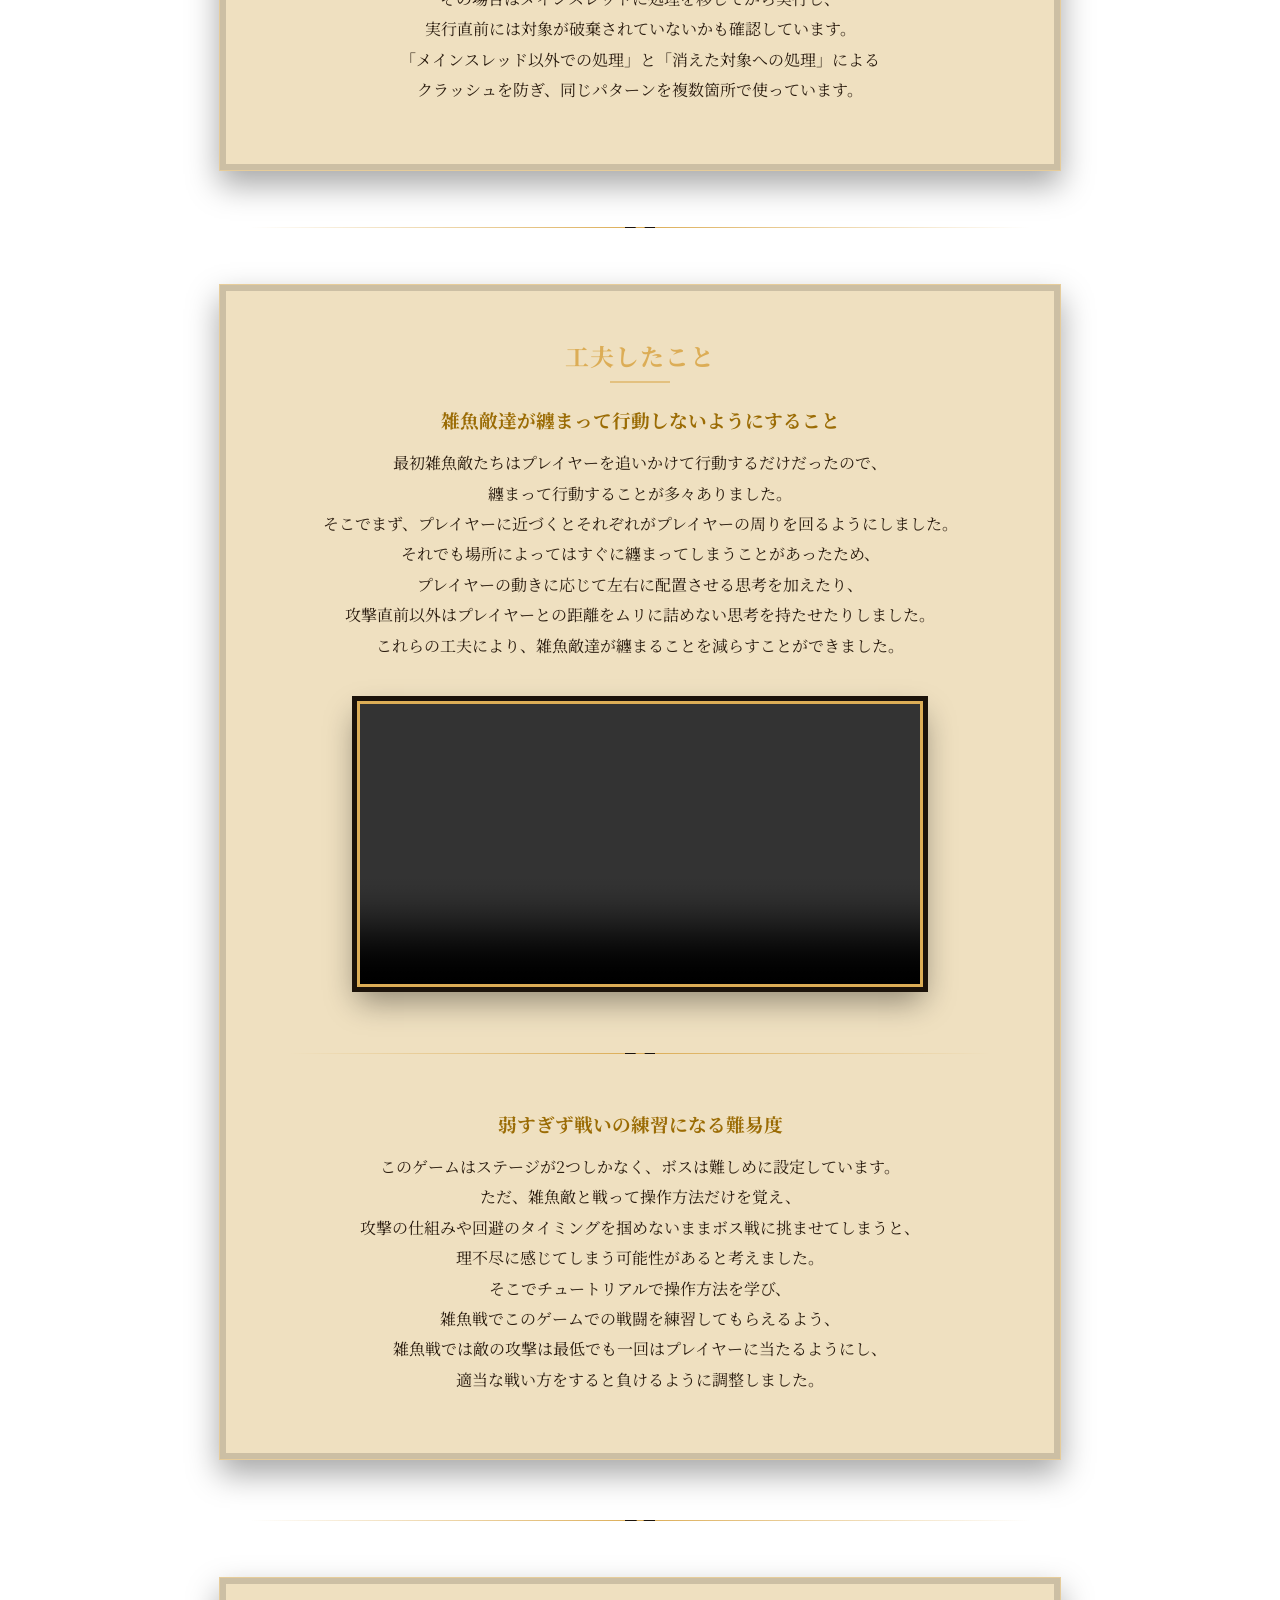
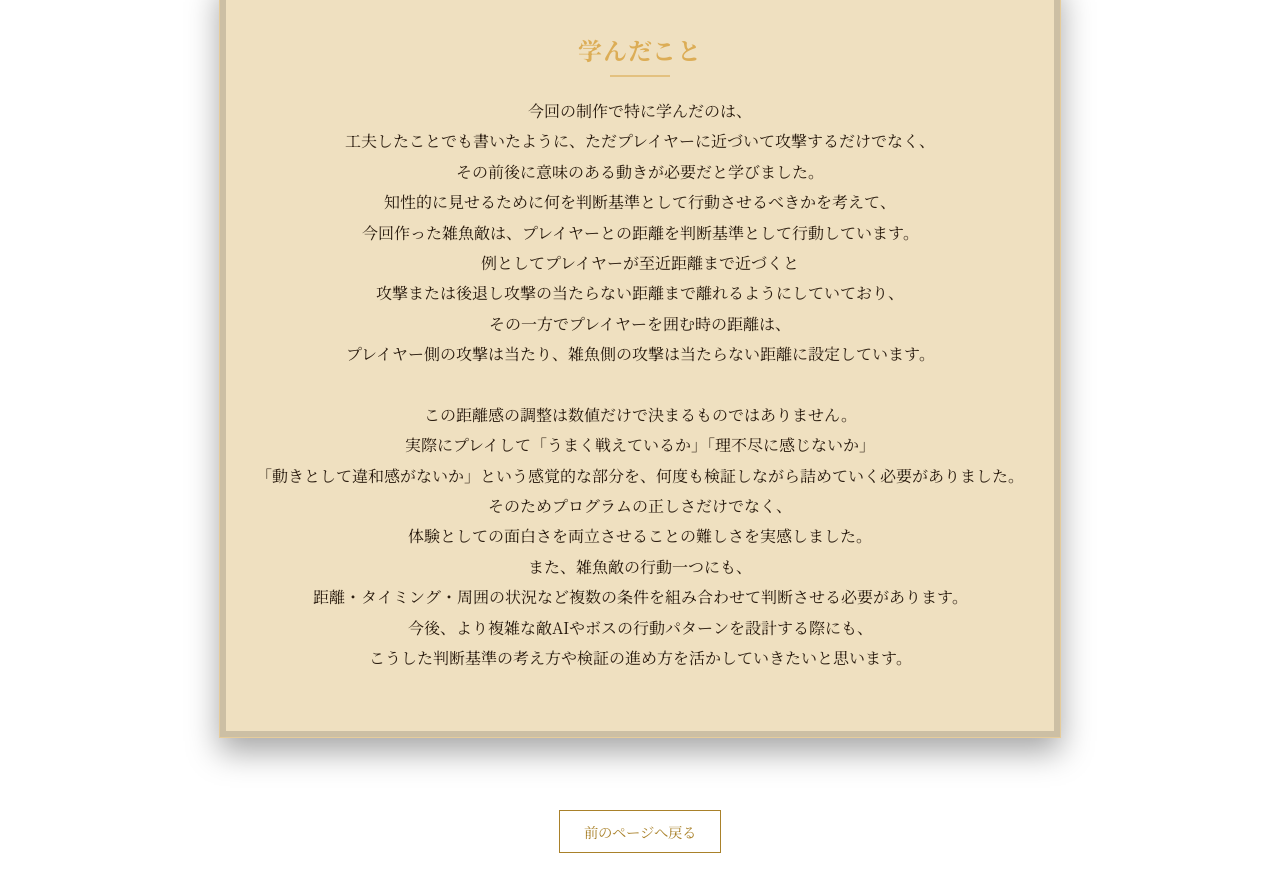
<file: UechiRyota_Portfolio/Portfolio/UechiRyota_Knight-of-Ruins_Portfolio/site/work_01.html>
<!DOCTYPE html>
<html lang="ja">
    <head>
        <meta charset="UTF-8">
        <title>Knight of Ruins</title>
        <link rel="stylesheet" href="../css/Work_01.css">
    </head>
    <body>
        <div class="top">
            <h1> Knight of Ruins </h1>
        </div>
        <div class="overview">
            <h2> 作品概要 </h2>
            <p>Knight of Ruinsは、ジャスト回避から反撃へ繋げる
                <br>爽快感をコンセプトに制作した3Dアクションゲームです。 
                <br>操作は移動、攻撃、回避、ロックオン切り替えがあります。
                <br>プレイヤーは敵の攻撃を見極め、
                <br>タイミング良く回避することでジャスト回避が発生し、自動反撃へ繋げられます。
                <br>3段コンボやロックオン切り替えを活用しながら複数の敵と戦います。</p>
            <div class="image_margin">
                <img src="../images/work_01/TGS2026_TitleImage.png" class="TitleImage" alt="タイトル画面">
                <img src="../images/work_01/InGame.png" class="InGameImage" alt="ゲームメイン画面">
            </div>
        </div>
        <div class="detail-list">
            <div class="detail">
                <h3> ゲームジャンル </h3>
                <p> アクションゲーム </p>
            </div>
            <div class="detail">
                <h3> 開発環境・使用言語 </h3>
                <p> Visual Studio C++,Unreal Engine5.4 </p>
            </div>
            <div class="detail">
                <h3> 製作期間 </h3>
                <p> 2026/5か月 </p>
            </div>
            <div class="detail">
                <h3> 作成人数 </h3>
                <p> 4人 </p>
            </div>
            <div class="detail">
                <h3> 担当部分 </h3>
                <p> 雑魚敵の作成 <br>チュートリアルのデザイン <br>キャラクターの死亡時と雑魚敵で使うナイアガラ <br>SE&BGMの素材探し </p>
            </div>
            <div class="detail">
                <h3> 動画URL </h3>
                <p><a
                        href="https://drive.google.com/file/d/1_0tqmoMFaB1-UzVFqIkF2NO-piDRIGqI/view?usp=drive_link">https://drive.google.com/file/d/1_0tqmoMFaB1-UzVFqIkF2NO-piDRIGqI/view?usp=drive_link</a>
                </p>
            </div>
        </div>
        <hr>
        <div class="reason">
            <h2> 制作背景 </h2>
            <p> Unreal EngineのC++で3Dゲームを作ろうとして、
                <br>王道アクションゲームを作ることになりました。
                <br>最初はゲーム性をゼルダ系で作ろうとしていましたが、
                <br>UE5であることと使うアセットのデザインにより
                <br>ソウルライク系に寄せることになりました。</p>
        </div>
        <hr>
        <div class="try">
            <h2> 挑戦したこと </h2>
            <p> 今回挑戦したことは、AIエネミーをC++で作ることです。
                <br>UEC++でのゲーム制作はこれが2回目で、初期段階はUEの仕様上躓くことが多々ありました。
                <br>ですが中盤あたりからAIでUEでの書き方、仕様を学びC++の書き方に慣れてきて、
                <br>作業スピードがBlueprintでプログラムするよりも早くなりました。</p>

            <h3 class="code-caption">コード抜粋：スレッドセーフなコールバック処理</h3>
            <div class="code-block">
<pre><code>void AMobEnemy::OnHitMontageEnded(UAnimMontage* Montage, bool bInterrupted)
{
    // モンタージュの終了通知はメインスレッド以外から呼ばれることがある
    if (!IsInGameThread())
    {
        // 弱参照で保持し、対象が破棄されていても安全に扱えるようにする
        TWeakObjectPtr&lt;AMobEnemy&gt; WeakThis(this);

        // メインスレッドに処理を移してから、もう一度自分自身を呼び直す
        AsyncTask(ENamedThreads::GameThread, [WeakThis, Montage, bInterrupted]()
            {
                // 移動中に対象が破棄されていないか確認してから実行
                if (WeakThis.IsValid())
                {
                    WeakThis-&gt;OnHitMontageEnded(Montage, bInterrupted);
                }
            });
        return;
    }

    // ここから先はメインスレッド上で安全に実行される本処理
    // （被弾状態の解除、Idle状態への復帰など）
    ...
}</code></pre>
            </div>
            <p >モンタージュの終了通知はメインスレッド以外から呼ばれることがあるため、
                <br>その場合はメインスレッドに処理を移してから実行し、
                <br>実行直前には対象が破棄されていないかも確認しています。
                <br>「メインスレッド以外での処理」と「消えた対象への処理」による
                <br>クラッシュを防ぎ、同じパターンを複数箇所で使っています。</p>
        </div>
        <hr>
        <div class="ingenuity">
            <h2> 工夫したこと </h2>
            <h3> 雑魚敵達が纏まって行動しないようにすること</h3>
            <p> 最初雑魚敵たちはプレイヤーを追いかけて行動するだけだったので、
                <br>纏まって行動することが多々ありました。 
                <br>そこでまず、プレイヤーに近づくとそれぞれがプレイヤーの周りを回るようにしました。
                <br>それでも場所によってはすぐに纏まってしまうことがあったため、
                <br>プレイヤーの動きに応じて左右に配置させる思考を加えたり、
                <br>攻撃直前以外はプレイヤーとの距離をムリに詰めない思考を持たせたりしました。
                <br>これらの工夫により、雑魚敵達が纏まることを減らすことができました。
            </p>
            <div class="image_margin">
                <video src="../images/work_01/Video Project 3.mp4" class="Video" controls muted loop
                    playsinline></video>
            </div>
            <hr>
            <h3> 弱すぎず戦いの練習になる難易度 </h3>
            <p> このゲームはステージが2つしかなく、ボスは難しめに設定しています。
                <br>ただ、雑魚敵と戦って操作方法だけを覚え、
                <br>攻撃の仕組みや回避のタイミングを掴めないままボス戦に挑ませてしまうと、
                <br>理不尽に感じてしまう可能性があると考えました。
                <br>そこでチュートリアルで操作方法を学び、
                <br>雑魚戦でこのゲームでの戦闘を練習してもらえるよう、
                <br>雑魚戦では敵の攻撃は最低でも一回はプレイヤーに当たるようにし、
                <br>適当な戦い方をすると負けるように調整しました。
        </div>
        </div>
        <hr>
        <div class="learn">
            <h2> 学んだこと </h2>
            <p> 今回の制作で特に学んだのは、
                <br>工夫したことでも書いたように、ただプレイヤーに近づいて攻撃するだけでなく、
                <br>その前後に意味のある動きが必要だと学びました。
                <br>知性的に見せるために何を判断基準として行動させるべきかを考えて、
                <br>今回作った雑魚敵は、プレイヤーとの距離を判断基準として行動しています。
                <br>例としてプレイヤーが至近距離まで近づくと
                <br>攻撃または後退し攻撃の当たらない距離まで離れるようにしていており、
                <br>その一方でプレイヤーを囲む時の距離は、
                <br>プレイヤー側の攻撃は当たり、雑魚側の攻撃は当たらない距離に設定しています。
                <br>
                <br>この距離感の調整は数値だけで決まるものではありません。
                <br>実際にプレイして「うまく戦えているか」「理不尽に感じないか」
                <br>「動きとして違和感がないか」という感覚的な部分を、何度も検証しながら詰めていく必要がありました。
                <br>そのためプログラムの正しさだけでなく、
                <br>体験としての面白さを両立させることの難しさを実感しました。
                <br>また、雑魚敵の行動一つにも、
                <br>距離・タイミング・周囲の状況など複数の条件を組み合わせて判断させる必要があります。
                <br>今後、より複雑な敵AIやボスの行動パターンを設計する際にも、
                <br>こうした判断基準の考え方や検証の進め方を活かしていきたいと思います。 </p>
        </div>

        <a href="../../../index.html" class="back-link" onclick="if (history.length > 1) { history.back(); return false; }">前のページへ戻る</a>
        <script src="../../../js/lightbox.js"></script>
    </body>
</html>
</file>
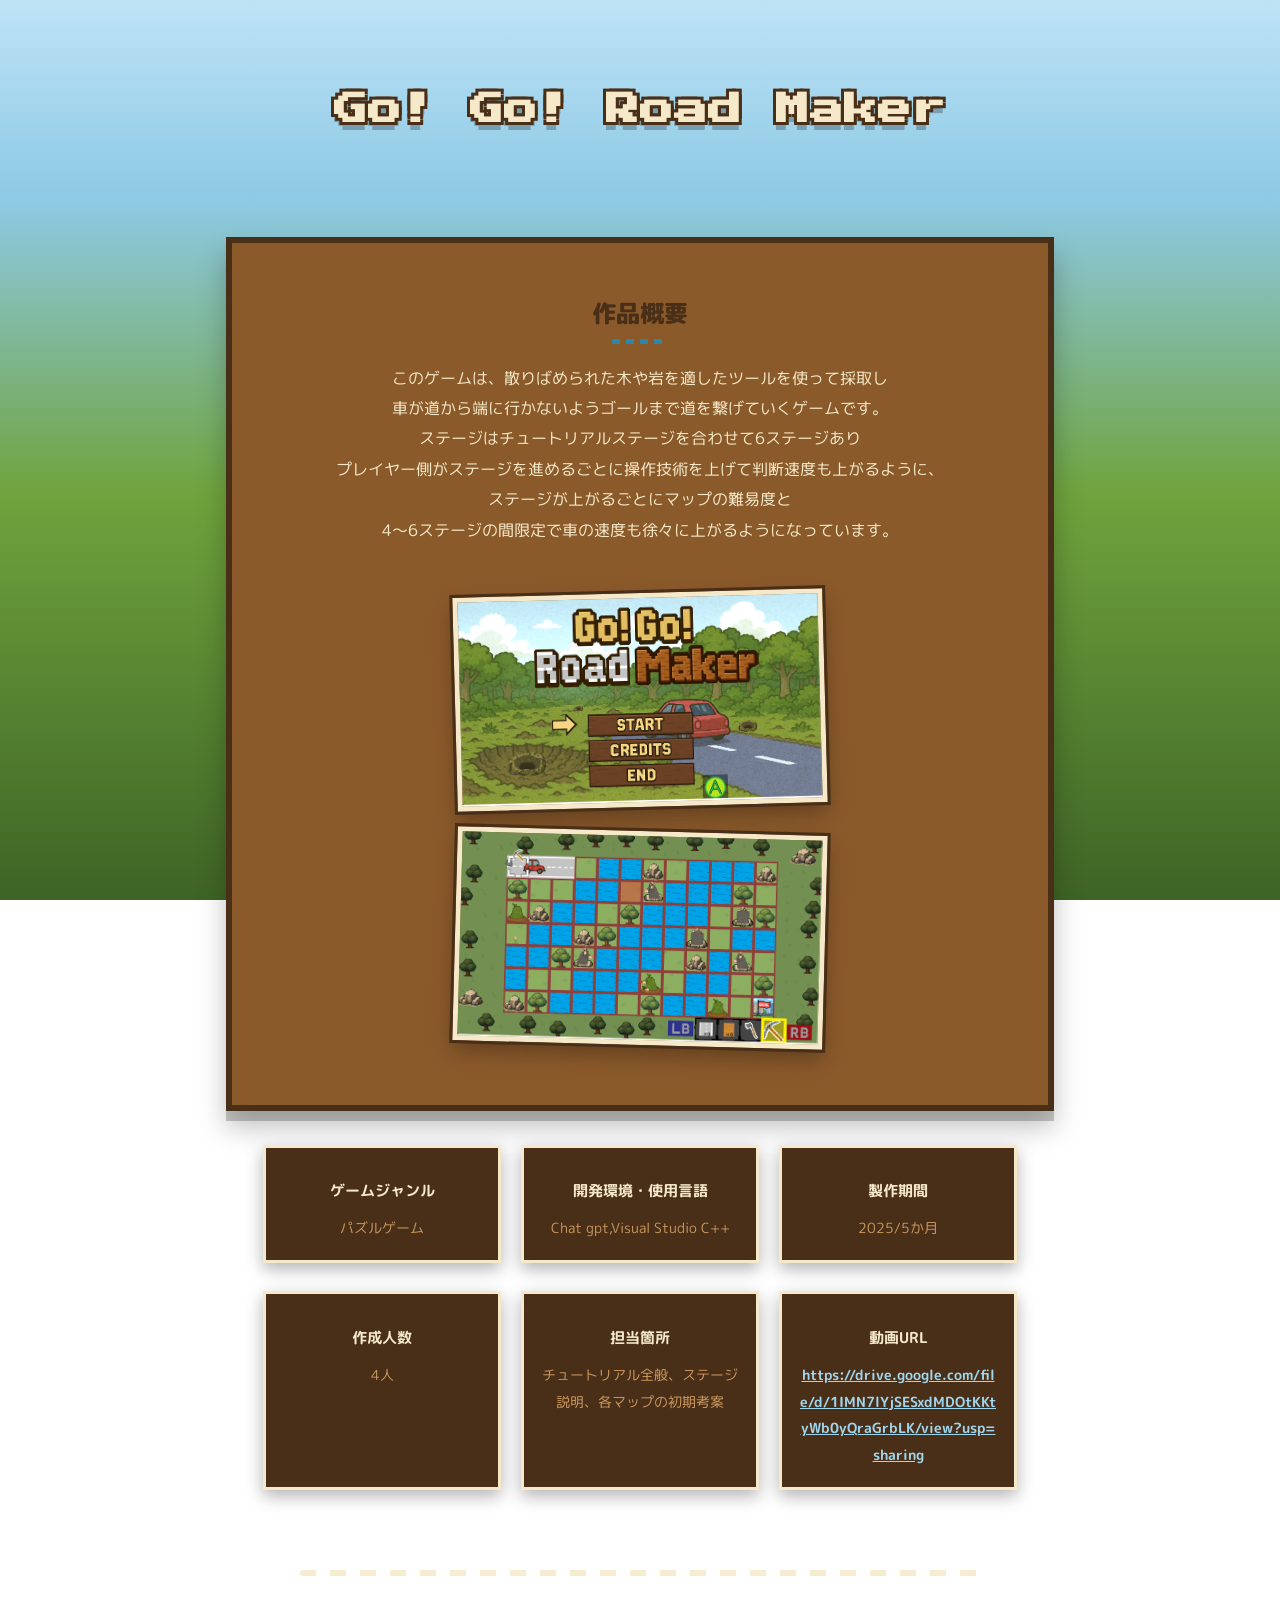
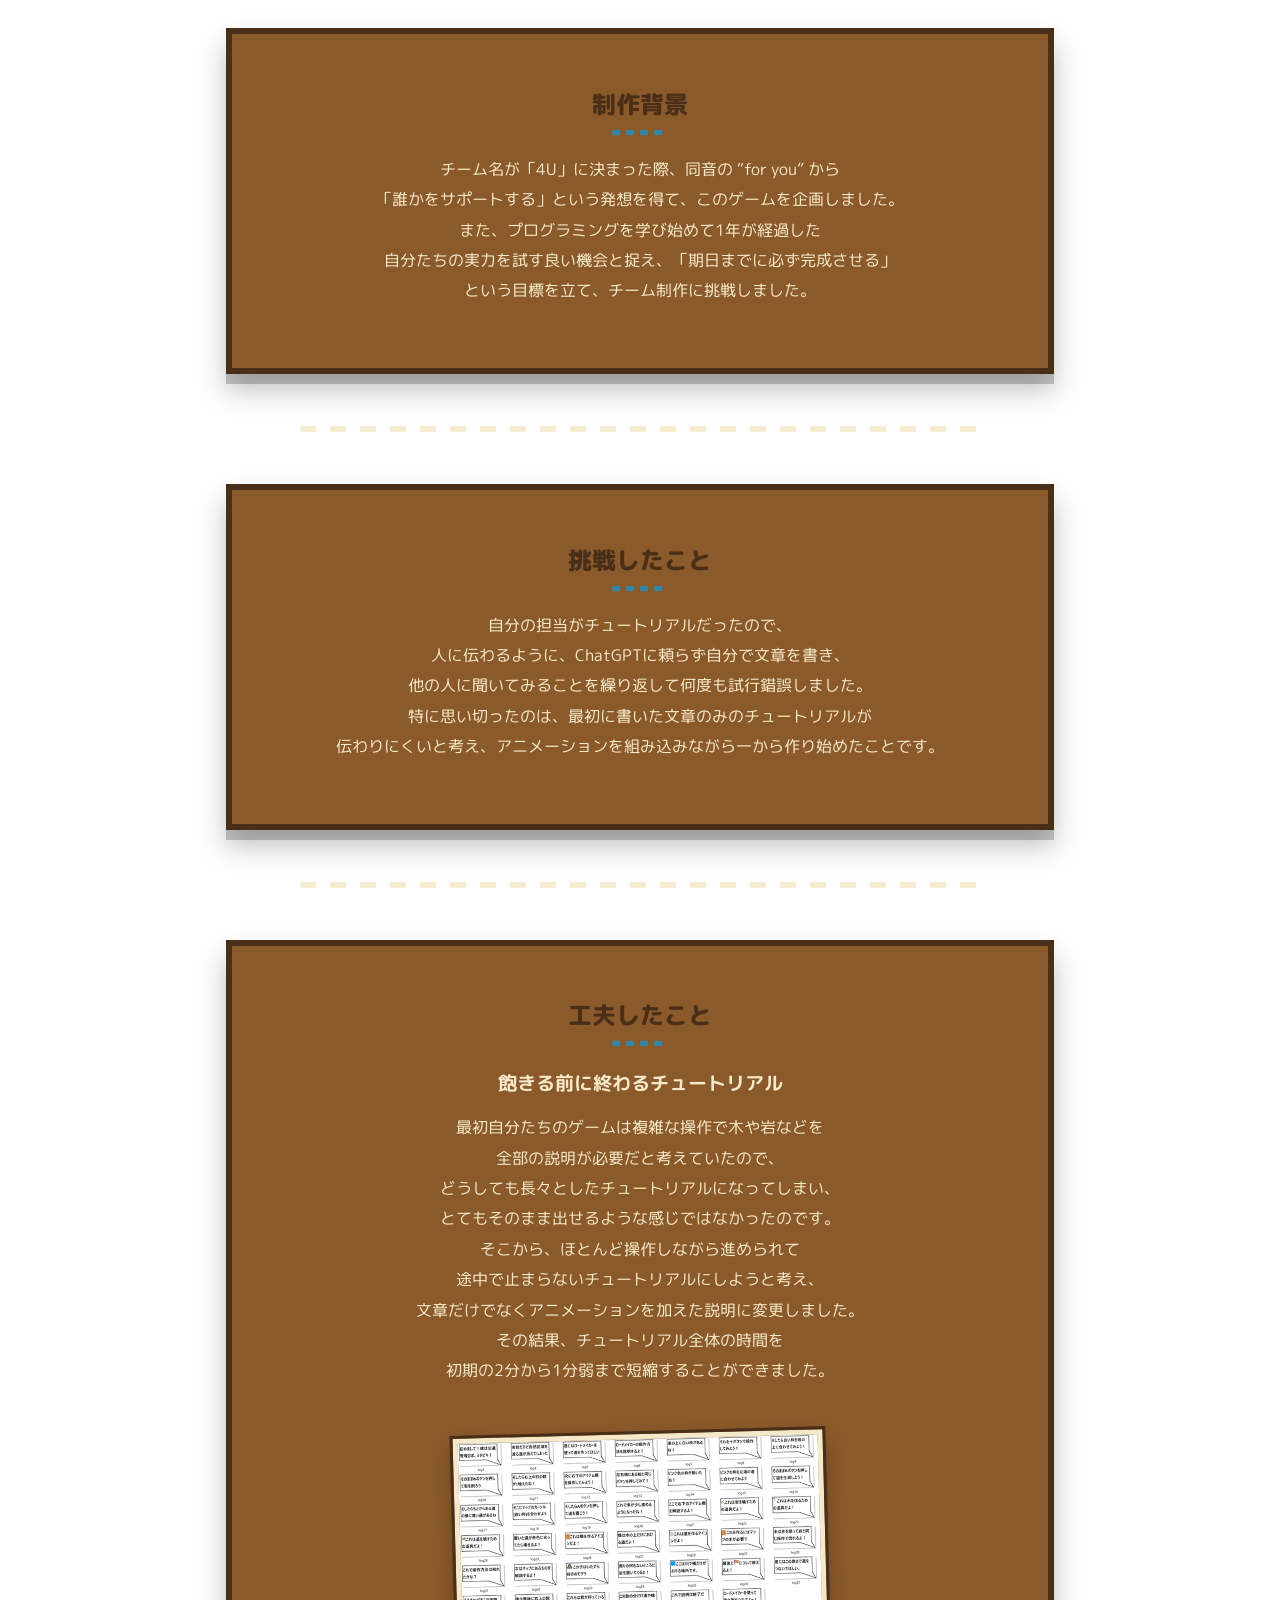
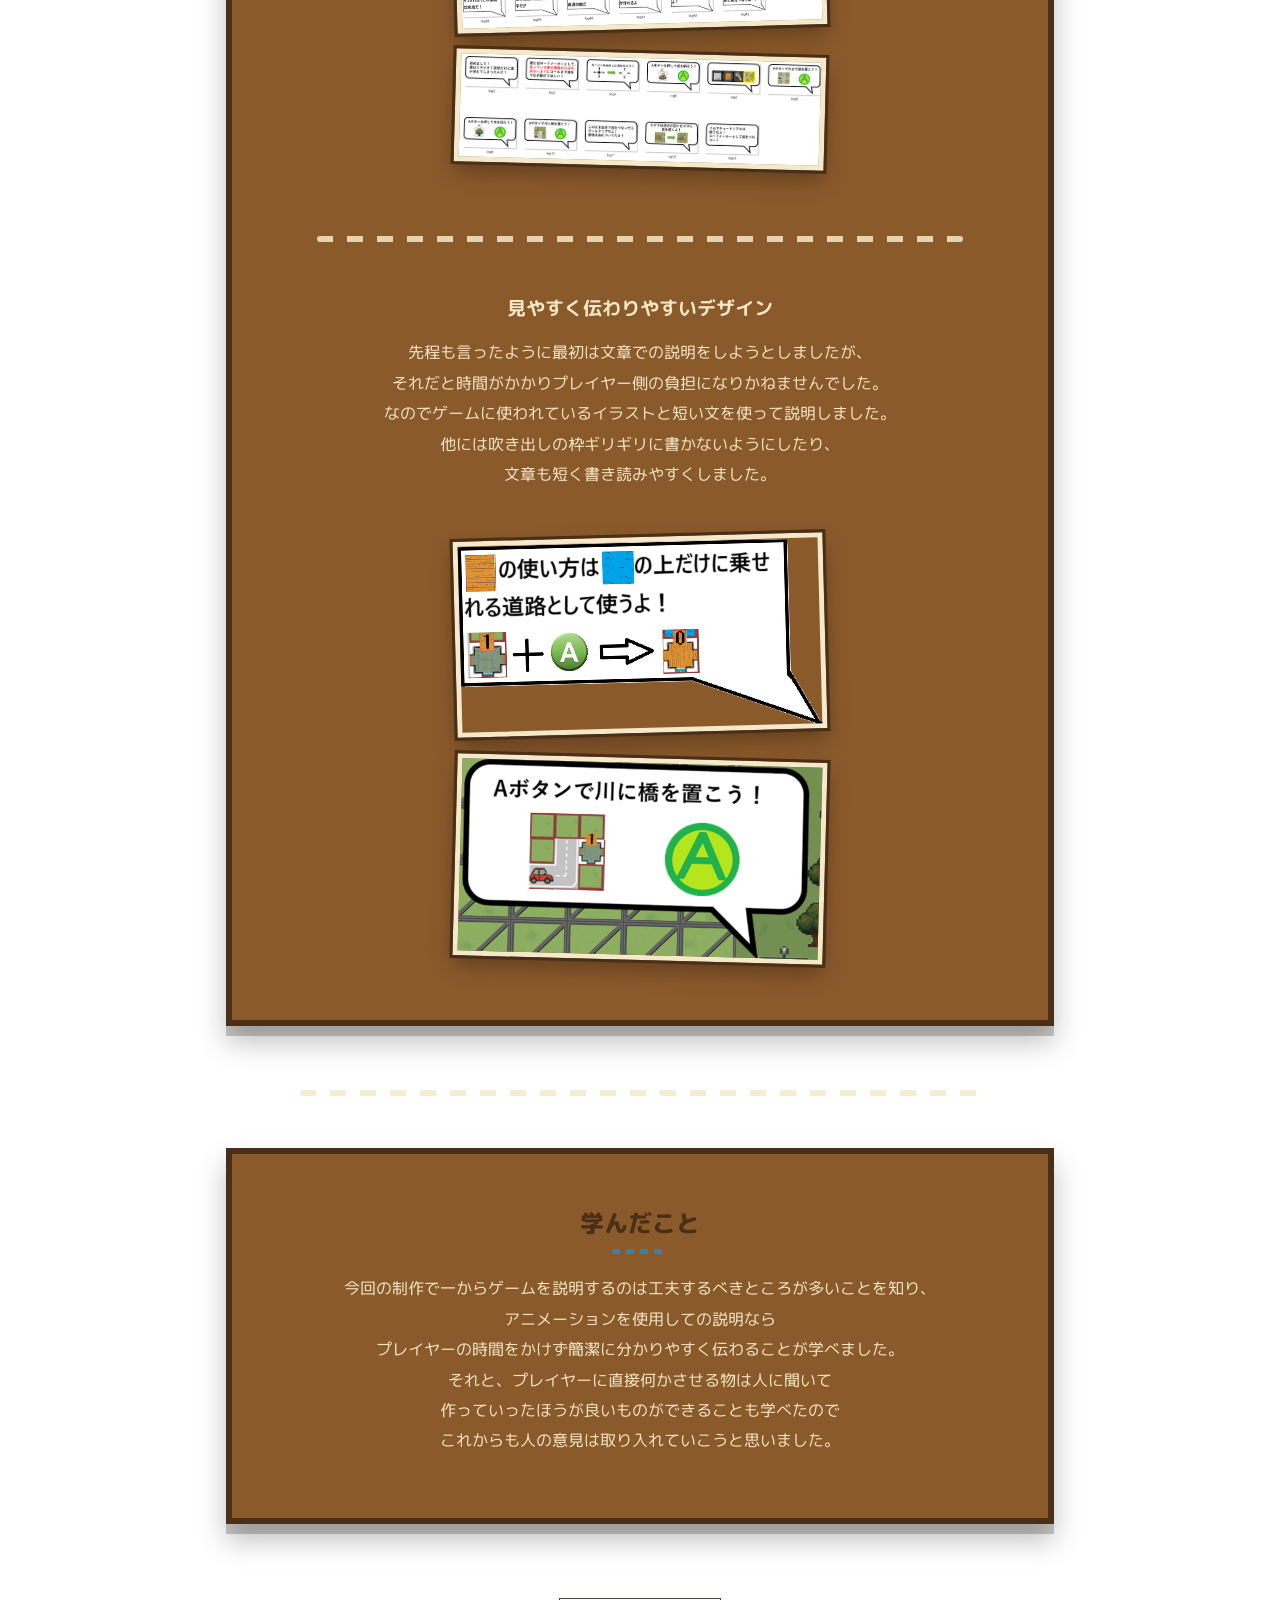
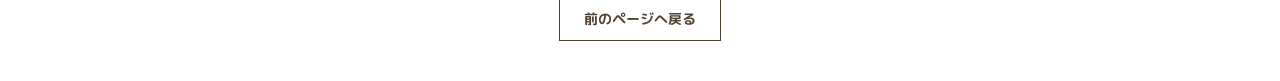
<file: UechiRyota_Portfolio/Portfolio/Uechi Ryota_GoGoRoadMaker_Portfolio/Uechi Ryota_Portfolio/site/work_01.html>
<!DOCTYPE html>
<html lang="ja">
    <head>
        <meta charset="UTF-8">
        <title>Go! Go! Road Maker</title>
        <link rel="stylesheet" href="../css/Work_02.css">
    </head>
    <body>
        <div class="top">
            <h1> Go! Go! Road Maker </h1>
        </div>
        <div class="overview">
            <h2> 作品概要 </h2>
            <p>このゲームは、散りばめられた木や岩を適したツールを使って採取し <br>車が道から端に行かないようゴールまで道を繋げていくゲームです。 <br>ステージはチュートリアルステージを合わせて6ステージあり
                <br>プレイヤー側がステージを進めるごとに操作技術を上げて判断速度も上がるように、 <br>ステージが上がるごとにマップの難易度と <br>4～6ステージの間限定で車の速度も徐々に上がるようになっています。
            </p>
            <div class="image_margin">
                <img src="../images/work_01/Title_image.png" alt="タイトル画面">
                <img src="../images/work_01/InGame_image.png" alt="ゲームメイン画面">
            </div>
        </div>
        <div class="detail-list">
            <div class="detail">
                <h3> ゲームジャンル </h3>
                <p> パズルゲーム </p>
            </div>
            <div class="detail">
                <h3> 開発環境・使用言語 </h3>
                <p> Chat gpt,Visual Studio C++ </p>
            </div>
            <div class="detail">
                <h3> 製作期間 </h3>
                <p> 2025/5か月 </p>
            </div>
            <div class="detail">
                <h3> 作成人数 </h3>
                <p> 4人 </p>
            </div>
            <div class="detail">
                <h3> 担当箇所 </h3>
                <p> チュートリアル全般、ステージ説明、各マップの初期考案</p>
            </div>
            <div class="detail">
                <h3> 動画URL </h3>
                <p><a
                        href="https://drive.google.com/file/d/1IMN7lYjSESxdMDOtKKtyWb0yQraGrbLK/view?usp=sharing">https://drive.google.com/file/d/1IMN7lYjSESxdMDOtKKtyWb0yQraGrbLK/view?usp=sharing</a>
                </p>
            </div>
        </div>
        <hr>
        <div class="reason">
            <h2> 制作背景 </h2>
            <p> チーム名が「4U」に決まった際、同音の “for you” から <br>「誰かをサポートする」という発想を得て、このゲームを企画しました。 <br>また、プログラミングを学び始めて1年が経過した
                <br>自分たちの実力を試す良い機会と捉え、「期日までに必ず完成させる」 <br>という目標を立て、チーム制作に挑戦しました。 </p>
        </div>
        <hr>
        <div class="try">
            <h2> 挑戦したこと </h2>
            <p> 自分の担当がチュートリアルだったので、 <br>人に伝わるように、ChatGPTに頼らず自分で文章を書き、 <br>他の人に聞いてみることを繰り返して何度も試行錯誤しました。
                <br>特に思い切ったのは、最初に書いた文章のみのチュートリアルが <br>伝わりにくいと考え、アニメーションを組み込みながら一から作り始めたことです。 </p>
        </div>
        <hr>
        <div class="ingenuity">
            <h2> 工夫したこと </h2>
            <h3> 飽きる前に終わるチュートリアル</h3>
            <p> 最初自分たちのゲームは複雑な操作で木や岩などを
                <br>全部の説明が必要だと考えていたので、 
                <br>どうしても長々としたチュートリアルになってしまい、
                <br>とてもそのまま出せるような感じではなかったのです。
                <br>そこから、ほとんど操作しながら進められて
                <br>途中で止まらないチュートリアルにしようと考え、 
                <br>文章だけでなくアニメーションを加えた説明に変更しました。
                <br>その結果、チュートリアル全体の時間を
                <br>初期の2分から1分弱まで短縮することができました。 
            </p>
            <div class="image_margin">
                <img src="../images/work_01/tutorial_befor.png" alt="befor">
                <img src="../images/work_01/tutorial_after.png" alt="after">
            </div>
            <hr>
            <h3> 見やすく伝わりやすいデザイン </h3>
            <p> 先程も言ったように最初は文章での説明をしようとしましたが、 <br>それだと時間がかかりプレイヤー側の負担になりかねませんでした。 <br>なのでゲームに使われているイラストと短い文を使って説明しました。
                <br>他には吹き出しの枠ギリギリに書かないようにしたり、 <br>文章も短く書き読みやすくしました。 </p>
            <div class="image_margin">
                <img src="../images/work_01/log11_old.png" alt="old">
                <img src="../images/work_01/log11_now.png" alt="now">
            </div>
        </div>
        <hr>
        <div class="learn">
            <h2> 学んだこと </h2>
            <p> 今回の制作で一からゲームを説明するのは工夫するべきところが多いことを知り、 
                <br>アニメーションを使用しての説明なら 
                <br>プレイヤーの時間をかけず簡潔に分かりやすく伝わることが学べました。
                <br>それと、プレイヤーに直接何かさせる物は人に聞いて 
                <br>作っていったほうが良いものができることも学べたので
                <br>これからも人の意見は取り入れていこうと思いました。 </p>
        </div>
        <a href="../../../../index.html" class="back-link"
            onclick="if (history.length > 1) { history.back(); return false; }">前のページへ戻る</a>
        <script src="../../../../js/lightbox.js"></script>
    </body>
</html>
</file>
<file: UechiRyota_Portfolio/css/Work_01.css>
:root{
  color-scheme: light dark;
  --bg:#EFF5FC; --bg-line: rgba(22,45,115,0.12); --panel:#FFFFFF;
  --ink:#0B1428; --ink-soft:#3C4B6B; --accent:#3973BF; --accent-strong:#162D73;
  --accent-bright:#4B94F2; --accent-pale:#3973BF; --divider: rgba(22,45,115,0.18);
  box-sizing:border-box;
  padding-top: env(safe-area-inset-top, 0px);
  padding-bottom: env(safe-area-inset-bottom, 0px);
}
@media (prefers-color-scheme: dark){
  :root:not([data-theme="light"]){
    --bg:#0B1428; --bg-line: rgba(145,197,242,0.10); --panel:#101F45;
    --ink:#EAF2FB; --ink-soft:#A9C3E8; --accent:#91C5F2; --accent-strong:#4B94F2;
    --accent-bright:#4B94F2; --accent-pale:#3973BF; --divider: rgba(145,197,242,0.18);
  }
}
:root[data-theme="dark"]{
  --bg:#0B1428; --bg-line: rgba(145,197,242,0.10); --panel:#101F45;
  --ink:#EAF2FB; --ink-soft:#A9C3E8; --accent:#91C5F2; --accent-strong:#4B94F2;
  --accent-bright:#4B94F2; --accent-pale:#3973BF; --divider: rgba(145,197,242,0.18);
}
*{margin:0;padding:0;box-sizing:inherit;}
html{scroll-behavior:smooth; scroll-padding-top: calc(64px + env(safe-area-inset-top, 0px));}
body{
  background-color: var(--bg);
  background-image:
    repeating-linear-gradient(0deg, var(--bg-line) 0 1px, transparent 1px 40px),
    repeating-linear-gradient(90deg, var(--bg-line) 0 1px, transparent 1px 40px);
  color: var(--ink);
  font-family: 'IBM Plex Sans JP', 'Hiragino Sans', sans-serif;
  line-height:1.75;
  -webkit-font-smoothing: antialiased;
}
a{color:inherit;}
.disp{font-family:'Space Grotesk','IBM Plex Sans JP',sans-serif;}
.mono{font-family:'IBM Plex Mono',monospace;}
.wrap{max-width:920px;margin:0 auto;padding:0 24px;}

header{
  position:fixed; top:0; left:0; right:0; z-index:10;
  padding-top: env(safe-area-inset-top, 0px);
  background: color-mix(in srgb, var(--bg) 82%, transparent);
  backdrop-filter: blur(8px);
  border-bottom:1px solid var(--divider);
}
header .wrap{display:flex; align-items:center; justify-content:space-between; height:64px;}
.mark{font-weight:700; letter-spacing:.02em;}
nav{display:flex; gap:28px; font-size:.92rem;}
nav a{text-decoration:none; border-bottom:1px solid transparent; padding-bottom:2px;}
nav a:hover, nav a:focus-visible{border-color: var(--accent-bright);}

main{padding-top:64px;}

.hero{min-height:78vh; display:flex; align-items:center;}
.hero .eyebrow{color:var(--accent); font-size:.85rem; letter-spacing:.08em;}
.hero h1{font-size:clamp(2.4rem,7vw,4.2rem); font-weight:700; margin:10px 0 6px; letter-spacing:.01em;}
.hero .role{font-size:clamp(1rem,2.4vw,1.3rem); color:var(--ink-soft); margin-bottom:26px;}
.hero .role em{font-style:normal; color:var(--accent-strong); border-bottom:2px solid var(--accent-bright);}
.hero p.pitch{max-width:56ch; color:var(--ink-soft); margin-bottom:30px;}
.hero .goto{display:inline-block; font-size:.95rem; text-decoration:none; color:var(--accent-strong); border-bottom:1px solid var(--accent-strong); padding-bottom:2px;}

section{padding:88px 0;}
section + section{border-top:1px solid var(--divider);}
.sec-head{display:flex; align-items:baseline; gap:16px; margin-bottom:44px;}
.sec-head h2{font-size:1.9rem; letter-spacing:.03em;}
.sec-head span{color:var(--ink-soft); font-size:.95rem;}

.work{padding:34px 0; border-top:1px solid var(--divider);}
.work:first-of-type{border-top:none;}
.work-head{display:flex; flex-wrap:wrap; align-items:baseline; gap:10px 16px; margin-bottom:10px;}
.work-title{font-size:1.3rem; font-weight:700;}
.work-role{color:var(--accent); font-size:.85rem;}
.work-desc{color:var(--ink-soft); max-width:64ch; margin-bottom:16px;}
.tags{list-style:none; display:flex; flex-wrap:wrap; gap:10px;}
.tags li{
  font-size:.78rem; padding:5px 10px 5px 18px; position:relative;
  border:1px solid var(--divider); color:var(--ink-soft);
}
.tags li::before{
  content:""; position:absolute; left:7px; top:50%; transform:translateY(-50%);
  width:6px; height:6px; background:var(--accent-bright);
}
.note{margin-top:30px; color:var(--ink-soft); font-size:.88rem;}

.skill-group{margin-bottom:28px;}
.skill-group h3{font-size:.9rem; color:var(--accent-strong); margin-bottom:12px; letter-spacing:.03em;}
.skill-group ul{list-style:none; display:flex; flex-wrap:wrap; gap:10px;}
.skill-group li{
  font-size:.82rem; padding:6px 12px 6px 20px; position:relative;
  border:1px solid var(--divider); background: color-mix(in srgb, var(--panel) 60%, transparent);
}
.skill-group li::before{
  content:""; position:absolute; left:8px; top:50%; transform:translateY(-50%);
  width:6px; height:6px; border:1.5px solid var(--accent-bright); background:transparent;
}

.about p{max-width:58ch; color:var(--ink-soft); margin-bottom:16px;}
.about strong{color:var(--ink); font-weight:700;}

.motivation .lead{
  max-width:44ch; font-size:1.25rem; line-height:1.6; color:var(--ink);
  border-left:2px solid var(--accent-bright); padding-left:20px; margin-bottom:28px;
}
.motivation p:not(.lead){max-width:60ch; color:var(--ink-soft); margin-bottom:16px;}

footer{padding:60px 0 calc(48px + env(safe-area-inset-bottom, 0px));}
footer .wrap{display:flex; flex-wrap:wrap; justify-content:space-between; gap:16px; align-items:flex-end;}
footer h2{font-size:1.4rem; margin-bottom:10px;}
footer a.contact-link{display:block; color:var(--accent-strong); text-decoration:none; border-bottom:1px solid var(--accent-strong); width:fit-content; margin-bottom:8px;}
footer .copy{color:var(--ink-soft); font-size:.8rem;}

.has-preview{ position:relative; }
.preview-img{
  position:absolute;
  right:calc(100% + 10px); top:50%;
  transform:translateY(-50%) translateX(4px);
  width:220px; height:auto;
  border:1px solid var(--divider);
  box-shadow:0 8px 24px rgba(11,20,40,.25);
  opacity:0; visibility:hidden;
  transition:opacity .15s ease, transform .15s ease;
  pointer-events:none;
  z-index:5;
}
.has-preview:hover .preview-img,
.has-preview:focus-visible .preview-img{
  opacity:1; visibility:visible;
  transform:translateY(-50%) translateX(0);
}

@media (max-width:640px){
  nav{gap:16px; font-size:.82rem;}
  section{padding:64px 0;}
  .work-head{flex-direction:column; gap:4px;}
}
@media (prefers-reduced-motion: reduce){ html{scroll-behavior:auto;} }
</file>
<file: UechiRyota_Portfolio/Portfolio/MultiPlay/css/Work_01.css>
@charset "UTF-8";
@import url('https://fonts.googleapis.com/css2?family=Roboto:wght@400;500;700;900&display=swap');

:root{
    --bg-deep:#141414;
    --bg-panel:#232323;
    --bg-panel-2:#2A2A2A;
    --border:#3A3A3A;
    --text:#EDEDED;
    --text-soft:#ABABAB;
    --accent:#2D9CFF;
    --accent-dim: rgba(45,156,255,0.18);
}

body{
    margin: 0;
    font-family: 'Roboto', メイリオ, sans-serif;
    background: var(--bg-deep);
    color: var(--text-soft);
    text-align: center;
    line-height: 1.8;
}

h1{
    font-family: 'Roboto', sans-serif;
    font-weight: 900;
    font-size: 300%;
    letter-spacing: .02em;
    padding-bottom: 6px;
    color: var(--text);
}
h2{
    font-weight: 700;
    font-size: 1.4rem;
    color: var(--accent);
    letter-spacing: .04em;
    margin-bottom: 4px;
    display: inline-block;
    position: relative;
}
h2::after{
    content:"";
    display:block;
    height:2px;
    background: var(--accent);
    margin-top: 8px;
    opacity:.7;
}
h3{
    margin-bottom: 0;
    font-weight: 500;
    color: var(--text);
    font-size: .95rem;
    letter-spacing: .03em;
}
p{
    padding-top: 5px;
    padding-bottom: 0;
    margin-top: 10px;
    margin-bottom: 30px;
    color: var(--text-soft);
}
a{ color: var(--accent); text-decoration: none; }
a:hover{ text-decoration: underline; }

hr{
    border: none;
    height: 2px;
    max-width: 720px;
    width: 85%;
    margin: 54px auto;
    background: var(--accent);
    opacity: .35;
}

.top{
    color: var(--text);
    text-align: center;
    padding-top: 56px;
    padding-bottom: 22px;
    background: linear-gradient(180deg, #1A1A1A, var(--bg-deep));
    border-bottom: 1px solid var(--border);
    box-shadow: 0 1px 0 var(--accent-dim);
    width: 100%;
}

/* 本文セクション（フラットなエディタパネル風） */
.overview, .reason, .try, .ingenuity, .learn{
    background: var(--bg-panel);
    max-width: 760px;
    margin: 0 auto 32px;
    padding: 30px 28px;
    border: 1px solid var(--border);
    text-align: center;
}
.overview{ margin-top: 44px; }
.ingenuity{ margin-bottom: 60px; }

/* スクリーンショット */
.image_margin{
    margin-bottom: 10px;
    padding: 16px 10px;
    display: flex;
    flex-wrap: wrap;
    justify-content: center;
    gap: 20px;
}
.TitleImage, .InGameImage{
    max-width: 420px;
    width: 100%;
    height: auto;
    border: 1px solid var(--border);
    box-shadow: 0 0 0 1px var(--bg-deep);
    cursor: zoom-in;
    transition: opacity .15s ease;
}
.TitleImage:hover, .InGameImage:hover{
    opacity: .82;
}

/* 画像タップで拡大表示するライトボックス */
.lightbox{
    position: fixed;
    inset: 0;
    display: none;
    align-items: center;
    justify-content: center;
    padding: 24px;
    background: rgba(10,10,10,.92);
    z-index: 100;
    cursor: zoom-out;
}
.lightbox.is-open{ display: flex; }
.lightbox img{
    max-width: 92vw;
    max-height: 92vh;
    width: auto;
    height: auto;
    border: 1px solid var(--border);
    box-shadow: 0 12px 40px rgba(0,0,0,.5);
}
.Video{
    max-width: 560px;
    width: 100%;
    height: auto;
    border: 1px solid var(--border);
}

/* ゲームジャンル・開発環境などの短い情報カード（Editorの選択行風に左端をアクセント） */
.detail{
    display: inline-block;
    vertical-align: top;
    width: 210px;
    margin: 0 10px 24px;
    padding: 16px 18px 16px 16px;
    background: var(--bg-panel-2);
    border: 1px solid var(--border);
    border-left: 3px solid var(--accent);
    text-align: left;
}
.detail h3{
    color: var(--text-soft);
    font-size: .78rem;
    text-transform: uppercase;
    letter-spacing: .06em;
    margin-bottom: 6px;
}
.detail p{
    color: var(--text);
    margin: 0;
    font-size: .92rem;
    word-break: break-all;
}
.detail a{ color: var(--accent); }

.back-link{
    display: inline-block;
    margin: 40px auto;
    padding: 10px 24px;
    border: 1px solid currentColor;
    color: inherit;
    text-decoration: none;
    font-size: .9rem;
    opacity: .85;
    transition: opacity .15s ease;
}
.back-link:hover{ opacity: 1; }

.back-link{
    display: inline-block;
    margin: 40px auto;
    padding: 10px 24px;
    border: 1px solid currentColor;
    color: inherit;
    text-decoration: none;
    font-size: .9rem;
    opacity: .85;
    transition: opacity .15s ease;
}
.back-link:hover{ opacity: 1; }

.detail-list{
    display: flex;
    flex-wrap: wrap;
    justify-content: center;
    max-width: 980px;
    margin: 0 auto;
}

@media (max-width: 700px){
    h1{ font-size: 190%; }
    .overview, .reason, .try, .ingenuity, .learn{ padding: 22px 16px; }
    .detail{ width: 78%; max-width: 300px; text-align: center; border-left: 1px solid var(--border); border-top: 3px solid var(--accent); }
}
</file>
<file: UechiRyota_Portfolio/Portfolio/UechiRyota_Knight-of-Ruins_Portfolio/css/Work_01.css>
@charset "UTF-8";
@import url('https://fonts.googleapis.com/css2?family=Cinzel:wght@600;700&family=Noto+Serif+JP:wght@400;600;700&family=Source+Code+Pro:wght@400;500&display=swap');
 
:root{
    --bg-deep:#1B120A;
    --bg-mid:#2E2014;
    --stone:#4A3520;
    --sand:#C9A66B;
    --sand-light:#9b6c05;
    --gold:#dcad56;
    --gold-bright:#F0CE8E;
    --paper:#EFE0C0;
    --ink:#2B1D10;
    --line: rgba(217,179,108,0.45);
}
 
body{
    margin: 0;
    font-family: 'Noto Serif JP', メイリオ, serif;
    background: radial-gradient(ellipse at 50% -10%, var(--bg-mid), var(--bg-deep) 65%) fixed;
    color: var(--sand-light);
    text-align: center;
}
 
h1{
    font-family: 'Cinzel', serif;
    font-size: 340%;
    font-weight: 700;
    letter-spacing: .05em;
    padding-bottom: 10px;
    color: var(--gold-bright);
    text-shadow: 0 2px 0 rgba(0,0,0,.5), 0 0 24px rgba(217,179,108,.35);
}
h2{
    font-family: 'Noto Serif JP', serif;
    color: var(--gold);
    letter-spacing: .04em;
    margin-bottom: 4px;
    position: relative;
    display: inline-block;
}
h2::after{
    content:"";
    display:block;
    width:60px; height:2px;
    margin: 8px auto 0;
    background: var(--gold);
    opacity:.6;
}
h3{
    margin-bottom: 0;
    color: var(--sand-light);
}
p{
    padding-top: 5px;
    padding-bottom: 0;
    margin-top: 10px;
    margin-bottom: 30px;
    color: var(--ink);
    line-height: 1.9;
}
a{
    color: var(--gold-bright);
    text-decoration-color: rgba(217,179,108,.5);
}
a:hover{ color: var(--sand-light); }
 
hr{
    border: none;
    height: 1px;
    max-width: 780px;
    width: 90%;
    margin: 56px auto;
    background: linear-gradient(90deg, transparent, var(--gold) 50%, transparent);
    position: relative;
}
hr::after{
    content: "◆";
    position: absolute; left: 50%; top: 50%;
    transform: translate(-50%, -50%);
    background: var(--bg-deep);
    color: var(--gold);
    padding: 0 10px;
    font-size: .65rem;
}
 
.top{
    color: var(--gold-bright);
    text-align: center;
    padding-top: 70px;
    padding-bottom: 28px;
    background: linear-gradient(180deg, var(--stone), var(--bg-mid));
    border-bottom: 2px solid var(--line);
    width: 100%;
}
 
/* パピルス/石板パネル（本文セクション共通） */
.overview, .reason, .try, .ingenuity, .learn{
    background: var(--paper);
    color: var(--ink);
    max-width: 780px;
    margin: 0 auto 32px;
    padding: 34px 30px;
    border: 1px solid var(--line);
    box-shadow: 0 0 0 6px rgba(0,0,0,.15) inset, 0 14px 30px rgba(0,0,0,.35);
    text-align: center;
}
.overview{ margin-top: 40px; }
.ingenuity{ margin-bottom: 60px; }
 
/* 概要・工夫の画像/動画枠 */
.image_margin{
    margin-bottom: 10px;
    padding: 10px;
    display: flex;
    flex-wrap: wrap;
    justify-content: center;
    gap: 20px;
}
.TitleImage, .InGameImage{
    max-width: 420px;
    width: 100%;
    height: auto;
    border: 3px solid var(--gold);
    box-shadow: 0 0 0 5px var(--bg-deep), 0 14px 30px rgba(0,0,0,.4);
    cursor: zoom-in;
    transition: opacity .15s ease;
}
.TitleImage:hover, .InGameImage:hover{
    opacity: .85;
}

/* 画像タップで拡大表示するライトボックス */
.lightbox{
    position: fixed;
    inset: 0;
    display: none;
    align-items: center;
    justify-content: center;
    padding: 24px;
    background: rgba(10,7,4,.92);
    z-index: 100;
    cursor: zoom-out;
}
.lightbox.is-open{ display: flex; }
.lightbox img{
    max-width: 92vw;
    max-height: 92vh;
    width: auto;
    height: auto;
    border: 3px solid var(--gold);
    box-shadow: 0 0 0 5px var(--bg-deep), 0 14px 30px rgba(0,0,0,.5);
}
.Video{
    max-width: 560px;
    width: 100%;
    height: auto;
    border: 3px solid var(--gold);
    box-shadow: 0 0 0 5px var(--bg-deep), 0 14px 30px rgba(0,0,0,.4);
}
 
/* ゲームジャンル・開発環境などの短い情報カード */
.detail{
    display: inline-block;
    vertical-align: top;
    width: 210px;
    margin: 0 10px 28px;
    padding: 20px 16px;
    background: var(--stone);
    border: 1px solid var(--line);
    box-shadow: 0 8px 20px rgba(0,0,0,.35);
    text-align: center;
}
.detail h3{
    color: var(--gold-bright);
    font-size: .95rem;
    margin-bottom: 8px;
}
.detail p{
    color: var(--sand-light);
    margin: 0;
    font-size: .9rem;
    word-break: break-all;
}
.detail a{ color: var(--gold-bright); }

/* ソースコード抜粋 */
.code-caption{
    color: var(--ink);
    font-size: .95rem;
    margin-top: 10px;
    margin-bottom: 14px;
    font-family: 'Noto Serif JP', serif;
}
.code-block{
    background: var(--bg-deep);
    color: var(--gold-bright);
    text-align: left;
    max-width: 640px;
    margin: 0 auto 18px;
    padding: 22px 24px;
    border: 1px solid var(--line);
    box-shadow: 0 0 0 4px rgba(0,0,0,.2) inset, 0 12px 26px rgba(0,0,0,.4);
    overflow-x: auto;
}
.code-block pre{
    margin: 0;
    font-family: 'Source Code Pro', 'Courier New', monospace;
    font-size: .82rem;
    line-height: 1.7;
    white-space: pre;
}
.code-note{
    color: var(--ink);
    font-size: .88rem;
    max-width: 640px;
    margin: 0 auto 10px;
    line-height: 1.7;
}

.back-link{
    display: inline-block;
    margin: 40px auto;
    padding: 10px 24px;
    border: 1px solid currentColor;
    color: inherit;
    text-decoration: none;
    font-size: .9rem;
    opacity: .85;
    transition: opacity .15s ease;
}
.back-link:hover{ opacity: 1; }
 
.detail-list{
    display: flex;
    flex-wrap: wrap;
    justify-content: center;
    max-width: 980px;
    margin: 0 auto;
}

@media (max-width: 700px){
    h1{ font-size: 220%; }
    .overview, .reason, .try, .ingenuity, .learn{ padding: 24px 18px; }
    .detail{ width: 80%; max-width: 320px; }
    .code-block{ padding: 16px 14px; }
    .code-block pre{ font-size: .72rem; }
}
</file>
<file: UechiRyota_Portfolio/Portfolio/Uechi Ryota_GoGoRoadMaker_Portfolio/Uechi Ryota_Portfolio/css/Work_02.css>
@charset "UTF-8";
@import url('https://fonts.googleapis.com/css2?family=Press+Start+2P&family=M+PLUS+Rounded+1c:wght@400;700;800&display=swap');
 
:root{
    --sky-top:#BEE3F5;
    --sky:#8ECAE6;
    --grass-dark:#3E6425;
    --grass:#6FA33D;
    --wood-dark:#4A2F18;
    --wood:#8B5A2B;
    --wood-light:#C9975E;
    --cream:#F5E9C9;
    --ink:#33230F;
    --road-blue:#2E86AB;
    --line: rgba(74,47,24,0.35);
}
 
body{
    margin: 0;
    font-family: 'M PLUS Rounded 1c', メイリオ, sans-serif;
    background: linear-gradient(180deg, var(--sky-top) 0%, var(--sky) 22%, var(--grass) 55%, var(--grass-dark) 100%) fixed;
    color: var(--ink);
    text-align: center;
}
 
h1{
    font-family: 'Press Start 2P', 'M PLUS Rounded 1c', sans-serif;
    font-size: 210%;
    line-height: 1.6;
    padding-bottom: 10px;
    color: var(--cream);
    text-shadow:
        -3px -3px 0 var(--wood-dark), 3px -3px 0 var(--wood-dark),
        -3px 3px 0 var(--wood-dark), 3px 3px 0 var(--wood-dark),
        0 8px 0 rgba(0,0,0,.25);
}
h2{
    font-family: 'M PLUS Rounded 1c', sans-serif;
    font-weight: 800;
    color: var(--wood-dark);
    margin-bottom: 4px;
    position: relative;
    display: inline-block;
}
h2::after{
    content:"";
    display:block;
    width:56px; height:5px;
    margin: 8px auto 0;
    background: repeating-linear-gradient(90deg, var(--road-blue) 0 8px, transparent 8px 14px);
    border-radius: 2px;
}
h3{
    margin-bottom: 0;
    color: var(--cream);
}
p{
    padding-top: 5px;
    padding-bottom: 0;
    margin-top: 10px;
    margin-bottom: 30px;
    line-height: 1.9;
    color: var(--ink);
}
a{ color: var(--road-blue); font-weight: 700; }
a:hover{ color: var(--wood-dark); }
 
hr{
    border: none;
    height: 6px;
    max-width: 680px;
    width: 85%;
    margin: 52px auto;
    background: repeating-linear-gradient(90deg, var(--cream) 0 16px, transparent 16px 30px);
    opacity: .85;
    border-radius: 3px;
}
 
.top{
    color: var(--cream);
    text-align: center;
    padding-top: 60px;
    padding-bottom: 24px;
    background: linear-gradient(180deg, var(--sky-top), var(--sky));
    width: 100%;
}
 
/* 木の看板パネル（本文セクション共通） */
.overview, .reason, .try, .ingenuity, .learn{
    background: var(--wood);
    color: var(--cream);
    max-width: 760px;
    margin: 0 auto 34px;
    padding: 32px 28px;
    border: 6px solid var(--wood-dark);
    box-shadow: 0 10px 0 rgba(0,0,0,.2), 0 16px 26px rgba(0,0,0,.25);
    text-align: center;
}
.overview{ margin-top: 44px; }
.overview p, .reason p, .try p, .ingenuity p, .learn p{ color: var(--cream); }
.ingenuity{ margin-bottom: 64px; }
 
/* スクリーンショット類 */
.image_margin{
    margin-bottom: 10px;
    padding: 18px 10px;
    display: flex;
    flex-wrap: wrap;
    justify-content: center;
    gap: 24px;
}
.image_margin img{
    max-width: 360px;
    width: 100%;
    height: auto;
    border: 5px solid var(--cream);
    outline: 3px solid var(--wood-dark);
    box-shadow: 0 10px 22px rgba(0,0,0,.3);
    cursor: zoom-in;
    transition: opacity .15s ease;
}
.image_margin img:hover{
    opacity: .85;
}
.image_margin img:nth-child(1){ transform: rotate(-1.5deg); }
.image_margin img:nth-child(2){ transform: rotate(1.5deg); }
 
/* 画像タップで拡大表示するライトボックス */
.lightbox{
    position: fixed;
    inset: 0;
    display: none;
    align-items: center;
    justify-content: center;
    padding: 24px;
    background: rgba(10,10,10,.92);
    z-index: 100;
    cursor: zoom-out;
}
.lightbox.is-open{ display: flex; }
.lightbox img{
    max-width: 92vw;
    max-height: 92vh;
    width: auto;
    height: auto;
    border: 5px solid var(--cream);
    outline: 3px solid var(--wood-dark);
    box-shadow: 0 10px 22px rgba(0,0,0,.4);
}

/* ゲームジャンル・開発環境などの短い情報カード */
.detail{
    display: inline-block;
    vertical-align: top;
    width: 200px;
    margin: 0 10px 28px;
    padding: 18px 16px;
    background: var(--wood-dark);
    border: 3px solid var(--cream);
    box-shadow: 0 6px 16px rgba(0,0,0,.3);
    text-align: center;
}
.detail h3{
    color: var(--cream);
    font-size: .92rem;
    margin-bottom: 8px;
}
.detail p{
    color: var(--wood-light);
    margin: 0;
    font-size: .88rem;
    word-break: break-all;
}
.detail a{ color: #9FD6EE; }
 

.back-link{
    display: inline-block;
    margin: 40px auto;
    padding: 10px 24px;
    border: 1px solid currentColor;
    color: inherit;
    text-decoration: none;
    font-size: .9rem;
    opacity: .85;
    transition: opacity .15s ease;
}
.back-link:hover{ opacity: 1; }

.detail-list{
    display: flex;
    flex-wrap: wrap;
    justify-content: center;
    max-width: 980px;
    margin: 0 auto;
}

@media (max-width: 700px){
    h1{ font-size: 140%; }
    .overview, .reason, .try, .ingenuity, .learn{ padding: 22px 16px; }
    .detail{ width: 78%; max-width: 300px; }
    .image_margin img:nth-child(1), .image_margin img:nth-child(2){ transform:none; }
}
</file>
